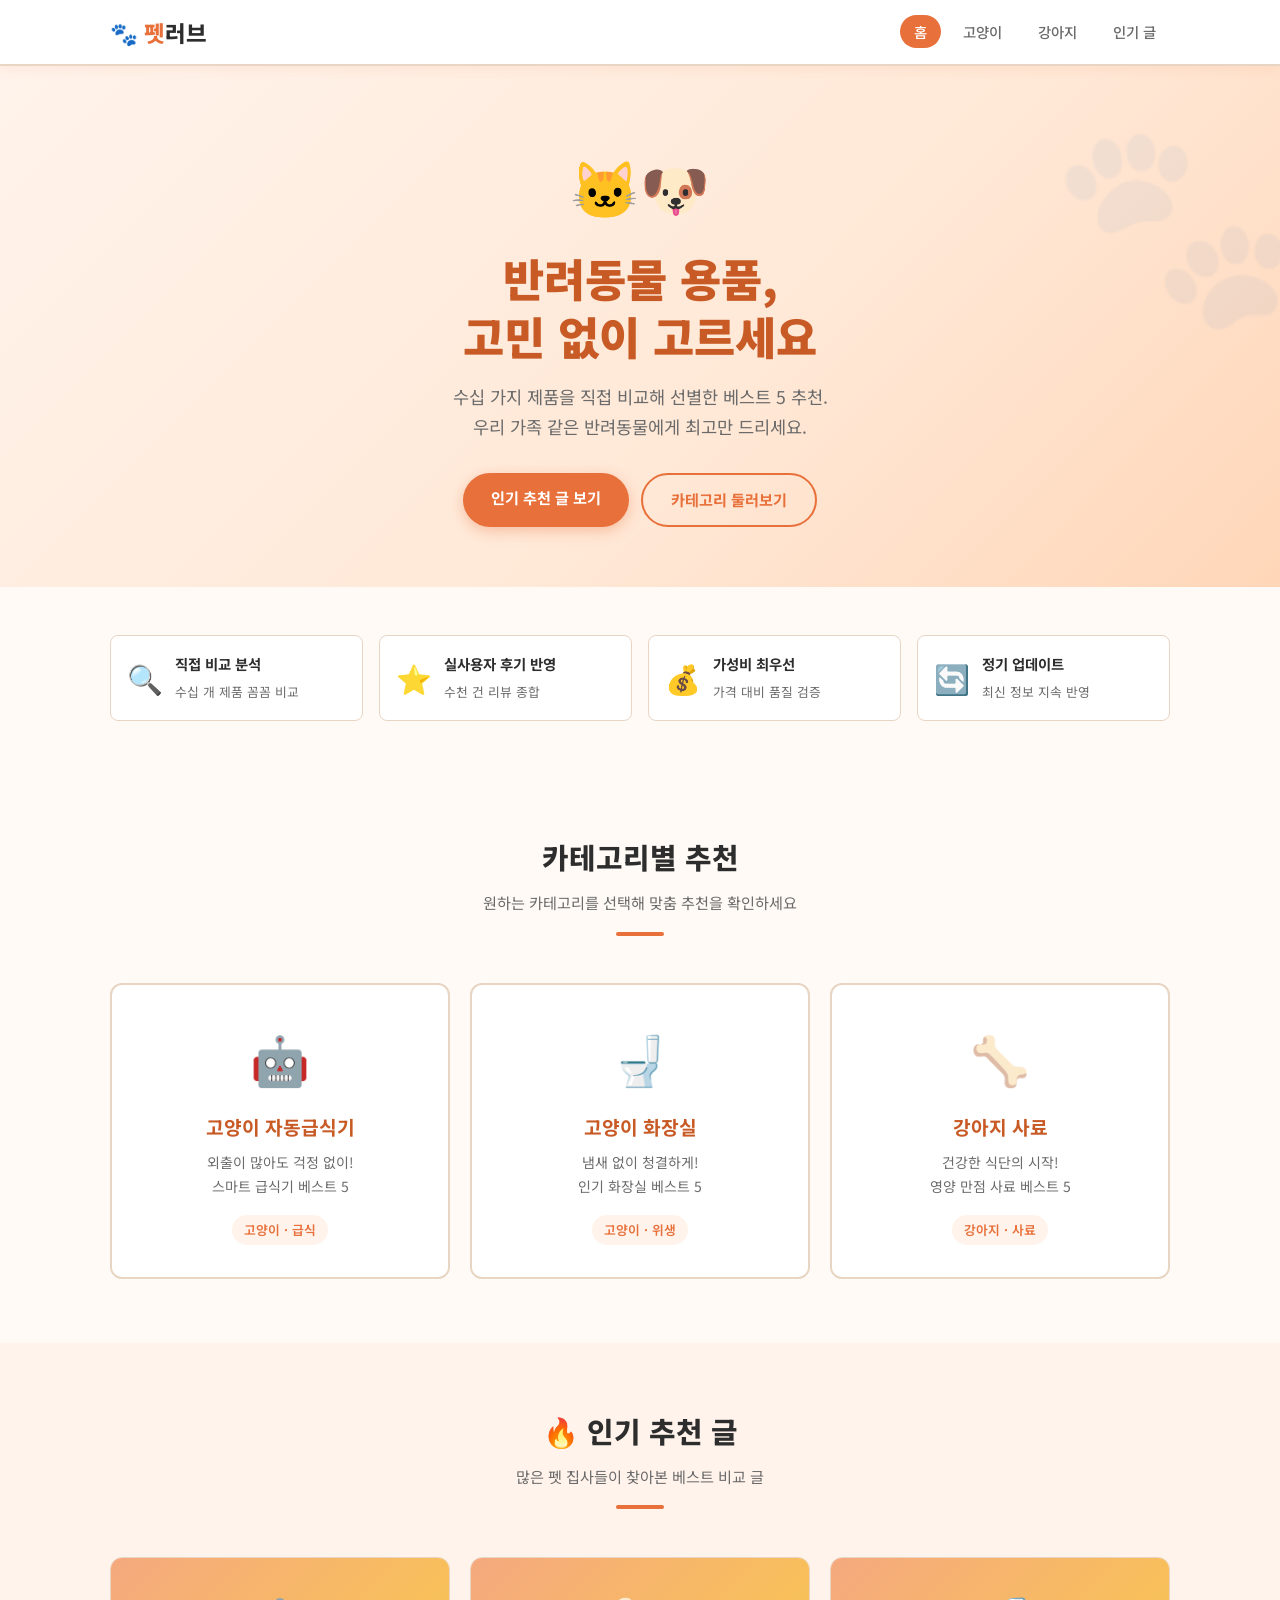
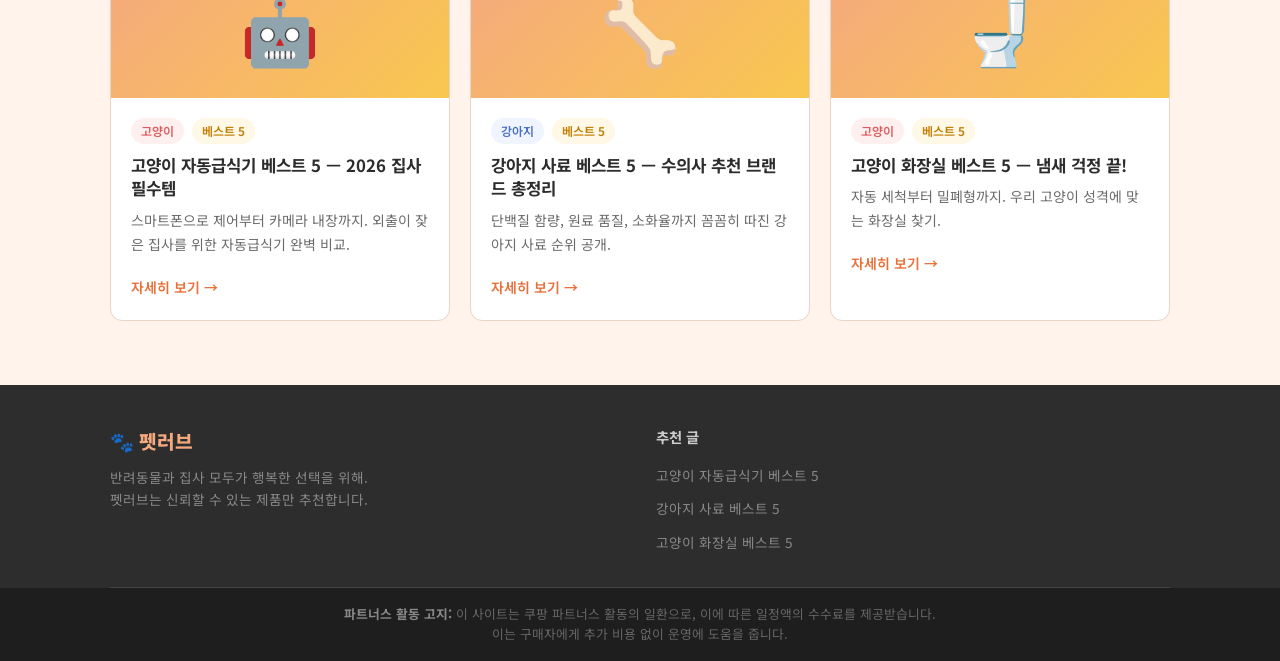
<file: index.html>
<!DOCTYPE html>
<html lang="ko">
<head>
  <meta charset="UTF-8">
  <meta name="viewport" content="width=device-width, initial-scale=1.0">
  <title>펫러브 - 반려동물 용품 추천 전문 블로그</title>
  <meta name="description" content="강아지, 고양이 용품을 직접 써보고 엄선한 베스트 5 추천. 신뢰할 수 있는 반려동물 용품 정보를 제공합니다.">
  <link rel="preconnect" href="https://fonts.googleapis.com">
  <link href="https://fonts.googleapis.com/css2?family=Noto+Sans+KR:wght@400;500;700;900&display=swap" rel="stylesheet">
  <link rel="stylesheet" href="css/style.css">
</head>
<body>

<!-- ===== Header ===== -->
<header>
  <div class="container nav-inner">
    <a href="index.html" class="logo">🐾 펫<span>러브</span></a>
    <button class="hamburger" aria-label="메뉴 열기" aria-expanded="false">
      <span></span><span></span><span></span>
    </button>
    <nav>
      <ul>
        <li><a href="index.html">홈</a></li>
        <li><a href="#cat-section">고양이</a></li>
        <li><a href="#dog-section">강아지</a></li>
        <li><a href="#popular">인기 글</a></li>
      </ul>
    </nav>
  </div>
</header>

<!-- ===== Hero ===== -->
<section class="hero">
  <div class="container">
    <div class="hero-emoji">🐱🐶</div>
    <h1>반려동물 용품,<br>고민 없이 고르세요</h1>
    <p>수십 가지 제품을 직접 비교해 선별한 베스트 5 추천.<br>우리 가족 같은 반려동물에게 최고만 드리세요.</p>
    <div class="hero-btns">
      <a href="#popular" class="btn btn-primary">인기 추천 글 보기</a>
      <a href="#cat-section" class="btn btn-outline">카테고리 둘러보기</a>
    </div>
  </div>
</section>

<!-- ===== Trust Badges ===== -->
<section class="trust">
  <div class="container">
    <div class="trust-grid">
      <div class="trust-item">
        <span class="t-emoji">🔍</span>
        <div>
          <strong>직접 비교 분석</strong>
          <span>수십 개 제품 꼼꼼 비교</span>
        </div>
      </div>
      <div class="trust-item">
        <span class="t-emoji">⭐</span>
        <div>
          <strong>실사용자 후기 반영</strong>
          <span>수천 건 리뷰 종합</span>
        </div>
      </div>
      <div class="trust-item">
        <span class="t-emoji">💰</span>
        <div>
          <strong>가성비 최우선</strong>
          <span>가격 대비 품질 검증</span>
        </div>
      </div>
      <div class="trust-item">
        <span class="t-emoji">🔄</span>
        <div>
          <strong>정기 업데이트</strong>
          <span>최신 정보 지속 반영</span>
        </div>
      </div>
    </div>
  </div>
</section>

<!-- ===== Categories ===== -->
<section class="categories" id="cat-section">
  <div class="container">
    <div class="section-title">
      <h2>카테고리별 추천</h2>
      <p>원하는 카테고리를 선택해 맞춤 추천을 확인하세요</p>
      <div class="underline"></div>
    </div>
    <div class="cat-grid">
      <a href="articles/cat-feeder-best5.html" class="cat-card">
        <div class="emoji">🤖</div>
        <h3>고양이 자동급식기</h3>
        <p>외출이 많아도 걱정 없이!<br>스마트 급식기 베스트 5</p>
        <span class="cat-tag">고양이 · 급식</span>
      </a>
      <a href="articles/cat-toilet-best5.html" class="cat-card">
        <div class="emoji">🚽</div>
        <h3>고양이 화장실</h3>
        <p>냄새 없이 청결하게!<br>인기 화장실 베스트 5</p>
        <span class="cat-tag">고양이 · 위생</span>
      </a>
      <a href="articles/dog-food-best5.html" class="cat-card" id="dog-section">
        <div class="emoji">🦴</div>
        <h3>강아지 사료</h3>
        <p>건강한 식단의 시작!<br>영양 만점 사료 베스트 5</p>
        <span class="cat-tag">강아지 · 사료</span>
      </a>
    </div>
  </div>
</section>

<!-- ===== Popular Articles ===== -->
<section class="popular" id="popular">
  <div class="container">
    <div class="section-title">
      <h2>🔥 인기 추천 글</h2>
      <p>많은 펫 집사들이 찾아본 베스트 비교 글</p>
      <div class="underline"></div>
    </div>
    <div class="article-grid">

      <a href="articles/cat-feeder-best5.html" class="article-card">
        <div class="article-card-thumb">🤖</div>
        <div class="article-card-body">
          <div class="article-card-meta">
            <span class="badge badge-cat">고양이</span>
            <span class="badge badge-best">베스트 5</span>
          </div>
          <h3>고양이 자동급식기 베스트 5 — 2026 집사 필수템</h3>
          <p>스마트폰으로 제어부터 카메라 내장까지. 외출이 잦은 집사를 위한 자동급식기 완벽 비교.</p>
          <span class="read-more">자세히 보기 →</span>
        </div>
      </a>

      <a href="articles/dog-food-best5.html" class="article-card">
        <div class="article-card-thumb">🦴</div>
        <div class="article-card-body">
          <div class="article-card-meta">
            <span class="badge badge-dog">강아지</span>
            <span class="badge badge-best">베스트 5</span>
          </div>
          <h3>강아지 사료 베스트 5 — 수의사 추천 브랜드 총정리</h3>
          <p>단백질 함량, 원료 품질, 소화율까지 꼼꼼히 따진 강아지 사료 순위 공개.</p>
          <span class="read-more">자세히 보기 →</span>
        </div>
      </a>

      <a href="articles/cat-toilet-best5.html" class="article-card">
        <div class="article-card-thumb">🚽</div>
        <div class="article-card-body">
          <div class="article-card-meta">
            <span class="badge badge-cat">고양이</span>
            <span class="badge badge-best">베스트 5</span>
          </div>
          <h3>고양이 화장실 베스트 5 — 냄새 걱정 끝!</h3>
          <p>자동 세척부터 밀폐형까지. 우리 고양이 성격에 맞는 화장실 찾기.</p>
          <span class="read-more">자세히 보기 →</span>
        </div>
      </a>

    </div>
  </div>
</section>

<!-- ===== Footer ===== -->
<footer>
  <div class="container">
    <div class="footer-inner">
      <div class="footer-brand">
        <div class="logo">🐾 펫러브</div>
        <p>반려동물과 집사 모두가 행복한 선택을 위해.<br>펫러브는 신뢰할 수 있는 제품만 추천합니다.</p>
      </div>
      <div class="footer-links">
        <h4>추천 글</h4>
        <ul>
          <li><a href="articles/cat-feeder-best5.html">고양이 자동급식기 베스트 5</a></li>
          <li><a href="articles/dog-food-best5.html">강아지 사료 베스트 5</a></li>
          <li><a href="articles/cat-toilet-best5.html">고양이 화장실 베스트 5</a></li>
        </ul>
      </div>
    </div>
  </div>
  <div class="affiliate-notice">
    <div class="container">
      <strong>파트너스 활동 고지:</strong> 이 사이트는 쿠팡 파트너스 활동의 일환으로, 이에 따른 일정액의 수수료를 제공받습니다.<br>
      이는 구매자에게 추가 비용 없이 운영에 도움을 줍니다.
    </div>
  </div>
</footer>

<script src="js/main.js"></script>
</body>
</html>
</file>
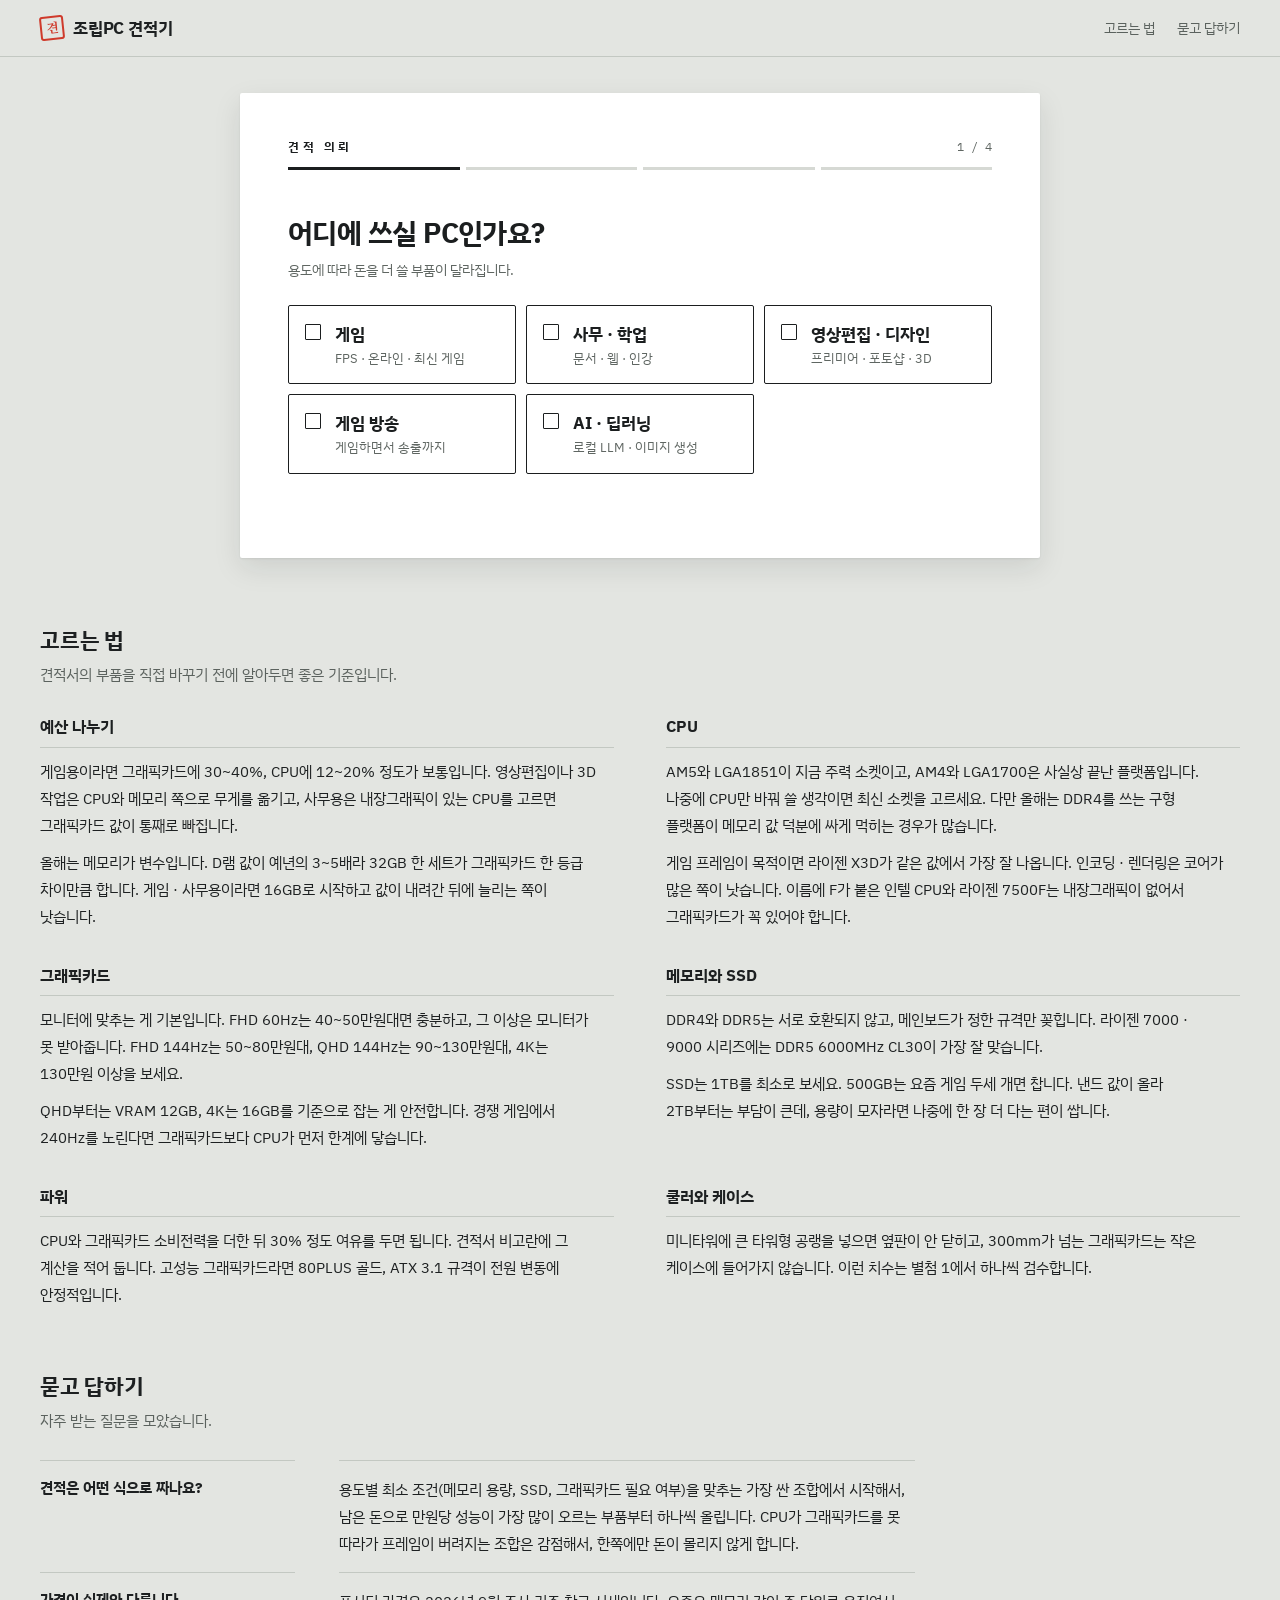
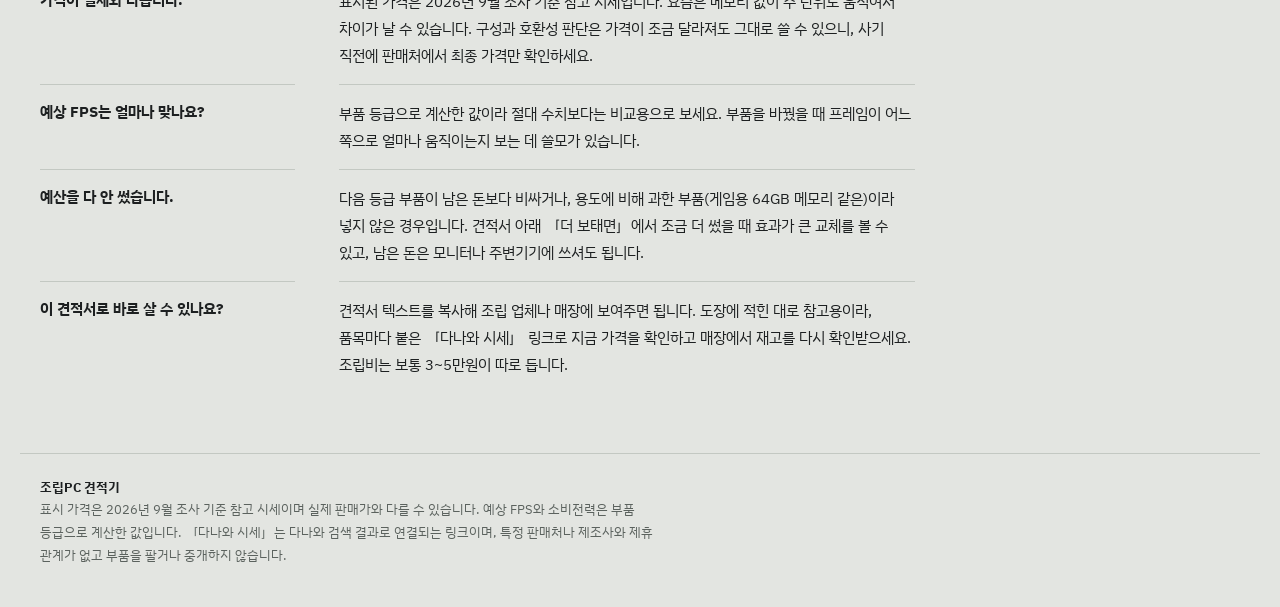
<file: pc/index.html>
<!DOCTYPE html>
<html lang="ko">
<head>
  <meta charset="UTF-8">
  <meta name="viewport" content="width=device-width, initial-scale=1.0">
  <title>조립PC 견적기 - 예산·용도 맞춤 견적 자동 생성</title>
  <meta name="description" content="용도와 예산을 고르면 소켓·전력·크기 호환성을 검수한 조립PC 견적서를 바로 만들어 줍니다. 부품 교체, 예상 FPS, 견적서 복사·인쇄 지원.">
  <link rel="preconnect" href="https://fonts.googleapis.com">
  <link href="https://fonts.googleapis.com/css2?family=IBM+Plex+Mono:wght@400;500;600&family=IBM+Plex+Sans+KR:wght@400;500;600;700&family=Nanum+Myeongjo:wght@700;800&display=swap" rel="stylesheet">
  <link rel="stylesheet" href="css/pc.css">
</head>
<body>

<!-- 도장 가장자리의 인주 번짐 -->
<svg width="0" height="0" style="position:absolute" aria-hidden="true" focusable="false">
  <filter id="ink">
    <feTurbulence type="fractalNoise" baseFrequency="0.85" numOctaves="2" seed="7"/>
    <feDisplacementMap in="SourceGraphic" scale="1.8"/>
  </filter>
</svg>

<header class="topbar">
  <div class="wrap topbar-inner">
    <a href="#top" class="brand"><span class="brand-seal" aria-hidden="true">견</span>조립PC 견적기</a>
    <button type="button" class="menu-btn" aria-expanded="false" aria-controls="site-nav">메뉴</button>
    <nav class="site-nav" id="site-nav" aria-label="바로가기">
      <a href="#quote" class="nav-quote">견적서</a>
      <a href="#annex" class="nav-quote">별첨</a>
      <a href="#guide">고르는 법</a>
      <a href="#faq">묻고 답하기</a>
    </nav>
  </div>
</header>

<main id="top">
  <h1 class="sr-only">조립PC 견적기</h1>

  <!-- ===== 견적 의뢰 : 처음 들어오면 하나씩 묻는다 ===== -->
  <section class="wrap intake" id="intake" aria-labelledby="intake-q" hidden>
    <div class="sheet intake-card">
      <div class="intake-top">
        <span class="intake-label">견적 의뢰</span>
        <span class="intake-count num" id="intake-count"></span>
      </div>
      <ol class="intake-progress" id="intake-progress" aria-hidden="true"></ol>
      <p class="intake-recap" id="intake-recap"></p>

      <h2 class="intake-q" id="intake-q" tabindex="-1"></h2>
      <p class="intake-hint" id="intake-hint"></p>
      <div class="intake-body" id="intake-body"></div>

      <div class="intake-nav">
        <button type="button" class="intake-back" id="intake-back">이전 질문</button>
      </div>
    </div>
  </section>

  <div class="wrap bench" id="bench">

    <!-- ===== 견적 조건 ===== -->
    <aside class="conditions" id="conditions" data-open="false" aria-labelledby="cond-title">
      <div class="cond-head">
        <h2 id="cond-title">견적 조건</h2>
        <p>고르는 대로 견적서가 다시 계산됩니다.</p>
      </div>

      <button type="button" class="cond-toggle" id="cond-toggle" aria-expanded="false" aria-controls="cond-body">
        <span class="cond-summary" id="cond-summary"></span>
        <span class="cond-toggle-label" id="cond-toggle-label">조건 바꾸기</span>
      </button>

      <div class="cond-body" id="cond-body">

      <fieldset class="field">
        <legend>용도</legend>
        <div class="choice-list" id="purpose-opts"></div>
      </fieldset>

      <fieldset class="field">
        <legend>예산 <small>본체만 · 모니터와 주변기기 제외</small></legend>
        <div class="budget-out">
          <strong id="budget-text"><span class="num">200</span>만원</strong>
          <span class="budget-tier" id="budget-tier"></span>
        </div>
        <input type="range" id="budget-range" min="1000000" max="14000000" step="100000" value="2000000"
               aria-label="예산">
        <div class="presets" id="budget-presets"></div>
      </fieldset>

      <fieldset class="field" id="step-res">
        <legend>모니터</legend>
        <div class="choice-list compact" id="res-opts"></div>
      </fieldset>

      <fieldset class="field">
        <legend>CPU 제조사</legend>
        <div class="segmented" id="brand-opts"></div>
      </fieldset>

      <p class="cond-note">직접 바꾼 부품은 조건을 다시 고르면 초기화됩니다.</p>
      </div>
    </aside>

    <!-- ===== 견적서 ===== -->
    <section id="quote" aria-label="견적서">
      <article class="sheet" id="sheet">
        <header class="sheet-head">
          <h2 class="sheet-title">견적서</h2>
          <dl class="sheet-meta">
            <div><dt>견적번호</dt><dd id="quote-no">-</dd></div>
            <div><dt>견적일자</dt><dd id="quote-date">-</dd></div>
          </dl>
        </header>

        <div class="parties">
          <p class="to">
            <span class="blank"></span>귀하
            <span class="to-sub">아래와 같이 견적합니다.</span>
          </p>
          <table class="supplier">
            <caption class="sr-only">공급자</caption>
            <tr>
              <th scope="row">상호</th>
              <td>조립PC 견적기<span class="seal-mark">(인)<span class="stamp" role="img" aria-label="참고견적 도장"><i>참</i><i>고</i><i>견</i><i>적</i></span></span></td>
            </tr>
            <tr><th scope="row">방식</th><td>조건에 맞춘 자동 견적</td></tr>
            <tr><th scope="row">가격 기준</th><td id="price-basis-short">-</td></tr>
          </table>
        </div>

        <p class="amount">
          <span class="amount-label">합계금액</span>
          <strong class="amount-hangul" id="amount-hangul">-</strong>
          <span class="amount-num" id="amount-num"></span>
          <span class="amount-vat">부가세 포함 · 조립비 별도</span>
        </p>

        <table class="items">
          <caption class="sr-only">품목</caption>
          <thead>
            <tr>
              <th class="c-no" scope="col">번호</th>
              <th class="c-cat" scope="col">구분</th>
              <th scope="col">품명 및 규격</th>
              <th class="c-qty" scope="col">수량</th>
              <th class="c-unit" scope="col">단가</th>
              <th class="c-amt" scope="col">금액(원)</th>
              <th class="c-act" scope="col"><span class="sr-only">교체</span></th>
            </tr>
          </thead>
          <tbody id="quote-body"></tbody>
          <tfoot>
            <tr class="sum-sub">
              <th colspan="5" scope="row">공급가액</th>
              <td class="c-amt num" id="quote-supply">-</td>
              <td class="c-act"></td>
            </tr>
            <tr class="sum-sub">
              <th colspan="5" scope="row">부가세</th>
              <td class="c-amt num" id="quote-vat">-</td>
              <td class="c-act"></td>
            </tr>
            <tr class="sum-total">
              <th colspan="5" scope="row">합계</th>
              <td class="c-amt num" id="quote-total">-</td>
              <td class="c-act"></td>
            </tr>
          </tfoot>
        </table>

        <section class="remarks" aria-labelledby="remarks-title">
          <h3 id="remarks-title">비고</h3>
          <ol id="remarks"></ol>
        </section>
      </article>

      <div class="sheet-actions">
        <button type="button" id="copy-btn">견적서 텍스트 복사</button>
        <button type="button" id="share-btn">이 견적 링크 복사</button>
        <button type="button" id="print-btn">인쇄 · PDF</button>
        <button type="button" id="reset-btn">처음부터 다시</button>
      </div>

      <section class="tweaks" id="tweaks" aria-labelledby="tweaks-title">
        <div class="tweaks-head">
          <h2 id="tweaks-title" class="sr-only">더 보태거나 줄이기</h2>
          <div class="tweak-tabs" role="tablist" aria-label="견적 조정">
            <button type="button" role="tab" id="tab-up" aria-selected="true" data-dir="up">더 보태면</button>
            <button type="button" role="tab" id="tab-down" aria-selected="false" data-dir="down">줄이려면</button>
          </div>
          <p class="tweaks-lede" id="tweaks-lede"></p>
        </div>
        <ol class="tweak-list" id="tweak-list" role="tabpanel" aria-labelledby="tab-up"></ol>
      </section>
    </section>
  </div>

  <!-- ===== 별첨 ===== -->
  <div class="wrap annex" id="annex">
    <article class="sheet" aria-labelledby="annex1-title">
      <header class="annex-head">
        <span class="annex-tag">별첨 1</span>
        <h2 id="annex1-title">호환성 검수</h2>
        <p id="checks-sub"></p>
      </header>
      <table class="checks">
        <thead><tr><th scope="col">항목</th><th scope="col">판정</th><th scope="col">내용</th></tr></thead>
        <tbody id="checks"></tbody>
      </table>
    </article>

    <article class="sheet" aria-labelledby="annex2-title">
      <header class="annex-head">
        <span class="annex-tag">별첨 2</span>
        <h2 id="annex2-title">예상 성능</h2>
        <p id="perf-sub"></p>
      </header>
      <p class="analysis" id="analysis"></p>
      <table class="fps">
        <thead>
          <tr>
            <th scope="col">게임</th>
            <th scope="col">설정</th>
            <th class="c-amt" scope="col">FPS</th>
            <th class="c-bar" scope="col"><span class="sr-only">비교 막대</span></th>
            <th scope="col">한계</th>
          </tr>
        </thead>
        <tbody id="fps"></tbody>
      </table>
      <p class="footnote">부품 등급으로 계산한 추정치입니다. 그래픽 옵션, 게임 패치, DLSS · FSR 사용 여부에 따라 실제 프레임은 꽤 달라집니다. 막대는 240fps를 끝으로 잡았습니다.</p>
    </article>
  </div>

  <!-- ===== 고르는 법 ===== -->
  <section class="wrap reading" id="guide" aria-labelledby="guide-title">
    <h2 id="guide-title">고르는 법</h2>
    <p class="reading-lede">견적서의 부품을 직접 바꾸기 전에 알아두면 좋은 기준입니다.</p>

    <div class="guide-grid">
      <article>
        <h3>예산 나누기</h3>
        <p>게임용이라면 그래픽카드에 30~40%, CPU에 12~20% 정도가 보통입니다. 영상편집이나 3D 작업은 CPU와 메모리 쪽으로 무게를 옮기고, 사무용은 내장그래픽이 있는 CPU를 고르면 그래픽카드 값이 통째로 빠집니다.</p>
        <p>올해는 메모리가 변수입니다. D램 값이 예년의 3~5배라 32GB 한 세트가 그래픽카드 한 등급 차이만큼 합니다. 게임 · 사무용이라면 16GB로 시작하고 값이 내려간 뒤에 늘리는 쪽이 낫습니다.</p>
      </article>

      <article>
        <h3>CPU</h3>
        <p>AM5와 LGA1851이 지금 주력 소켓이고, AM4와 LGA1700은 사실상 끝난 플랫폼입니다. 나중에 CPU만 바꿔 쓸 생각이면 최신 소켓을 고르세요. 다만 올해는 DDR4를 쓰는 구형 플랫폼이 메모리 값 덕분에 싸게 먹히는 경우가 많습니다.</p>
        <p>게임 프레임이 목적이면 라이젠 X3D가 같은 값에서 가장 잘 나옵니다. 인코딩 · 렌더링은 코어가 많은 쪽이 낫습니다. 이름에 F가 붙은 인텔 CPU와 라이젠 7500F는 내장그래픽이 없어서 그래픽카드가 꼭 있어야 합니다.</p>
      </article>

      <article>
        <h3>그래픽카드</h3>
        <p>모니터에 맞추는 게 기본입니다. FHD 60Hz는 40~50만원대면 충분하고, 그 이상은 모니터가 못 받아줍니다. FHD 144Hz는 50~80만원대, QHD 144Hz는 90~130만원대, 4K는 130만원 이상을 보세요.</p>
        <p>QHD부터는 VRAM 12GB, 4K는 16GB를 기준으로 잡는 게 안전합니다. 경쟁 게임에서 240Hz를 노린다면 그래픽카드보다 CPU가 먼저 한계에 닿습니다.</p>
      </article>

      <article>
        <h3>메모리와 SSD</h3>
        <p>DDR4와 DDR5는 서로 호환되지 않고, 메인보드가 정한 규격만 꽂힙니다. 라이젠 7000 · 9000 시리즈에는 DDR5 6000MHz CL30이 가장 잘 맞습니다.</p>
        <p>SSD는 1TB를 최소로 보세요. 500GB는 요즘 게임 두세 개면 찹니다. 낸드 값이 올라 2TB부터는 부담이 큰데, 용량이 모자라면 나중에 한 장 더 다는 편이 쌉니다.</p>
      </article>

      <article>
        <h3>파워</h3>
        <p>CPU와 그래픽카드 소비전력을 더한 뒤 30% 정도 여유를 두면 됩니다. 견적서 비고란에 그 계산을 적어 둡니다. 고성능 그래픽카드라면 80PLUS 골드, ATX 3.1 규격이 전원 변동에 안정적입니다.</p>
      </article>

      <article>
        <h3>쿨러와 케이스</h3>
        <p>미니타워에 큰 타워형 공랭을 넣으면 옆판이 안 닫히고, 300mm가 넘는 그래픽카드는 작은 케이스에 들어가지 않습니다. 이런 치수는 별첨 1에서 하나씩 검수합니다.</p>
      </article>
    </div>
  </section>

  <!-- ===== 묻고 답하기 ===== -->
  <section class="wrap reading" id="faq" aria-labelledby="faq-title">
    <h2 id="faq-title">묻고 답하기</h2>
    <p class="reading-lede">자주 받는 질문을 모았습니다.</p>

    <dl class="qa">
      <dt>견적은 어떤 식으로 짜나요?</dt>
      <dd>용도별 최소 조건(메모리 용량, SSD, 그래픽카드 필요 여부)을 맞추는 가장 싼 조합에서 시작해서, 남은 돈으로 만원당 성능이 가장 많이 오르는 부품부터 하나씩 올립니다. CPU가 그래픽카드를 못 따라가 프레임이 버려지는 조합은 감점해서, 한쪽에만 돈이 몰리지 않게 합니다.</dd>

      <dt>가격이 실제와 다릅니다.</dt>
      <dd>표시된 가격은 <span id="faq-price-date">-</span>입니다. 요즘은 메모리 값이 주 단위로 움직여서 차이가 날 수 있습니다. 구성과 호환성 판단은 가격이 조금 달라져도 그대로 쓸 수 있으니, 사기 직전에 판매처에서 최종 가격만 확인하세요.</dd>

      <dt>예상 FPS는 얼마나 맞나요?</dt>
      <dd>부품 등급으로 계산한 값이라 절대 수치보다는 비교용으로 보세요. 부품을 바꿨을 때 프레임이 어느 쪽으로 얼마나 움직이는지 보는 데 쓸모가 있습니다.</dd>

      <dt>예산을 다 안 썼습니다.</dt>
      <dd>다음 등급 부품이 남은 돈보다 비싸거나, 용도에 비해 과한 부품(게임용 64GB 메모리 같은)이라 넣지 않은 경우입니다. 견적서 아래 「더 보태면」에서 조금 더 썼을 때 효과가 큰 교체를 볼 수 있고, 남은 돈은 모니터나 주변기기에 쓰셔도 됩니다.</dd>

      <dt>이 견적서로 바로 살 수 있나요?</dt>
      <dd>견적서 텍스트를 복사해 조립 업체나 매장에 보여주면 됩니다. 도장에 적힌 대로 참고용이라, 품목마다 붙은 「다나와 시세」 링크로 지금 가격을 확인하고 매장에서 재고를 다시 확인받으세요. 조립비는 보통 3~5만원이 따로 듭니다.</dd>
    </dl>
  </section>
</main>

<footer class="wrap site-foot">
  <p><strong>조립PC 견적기</strong></p>
  <p>표시 가격은 <span id="price-date-note">-</span>이며 실제 판매가와 다를 수 있습니다. 예상 FPS와 소비전력은 부품 등급으로 계산한 값입니다.
     「다나와 시세」는 다나와 검색 결과로 연결되는 링크이며, 특정 판매처나 제조사와 제휴 관계가 없고 부품을 팔거나 중개하지 않습니다.</p>
</footer>

<!-- ===== 부품 교체 ===== -->
<dialog id="swap-dialog" aria-labelledby="dlg-title">
  <div class="dlg-head">
    <div>
      <h3 id="dlg-title">부품 교체</h3>
      <p id="dlg-desc"></p>
    </div>
    <button type="button" class="dlg-close" id="dlg-close">닫기</button>
  </div>
  <div class="dlg-body" id="dlg-body"></div>
</dialog>

<div id="toast" role="status" aria-live="polite"></div>

<script src="js/prices.js"></script>
<script src="js/parts-data.js"></script>
<script src="js/engine.js"></script>
<script src="js/app.js"></script>
</body>
</html>
</file>
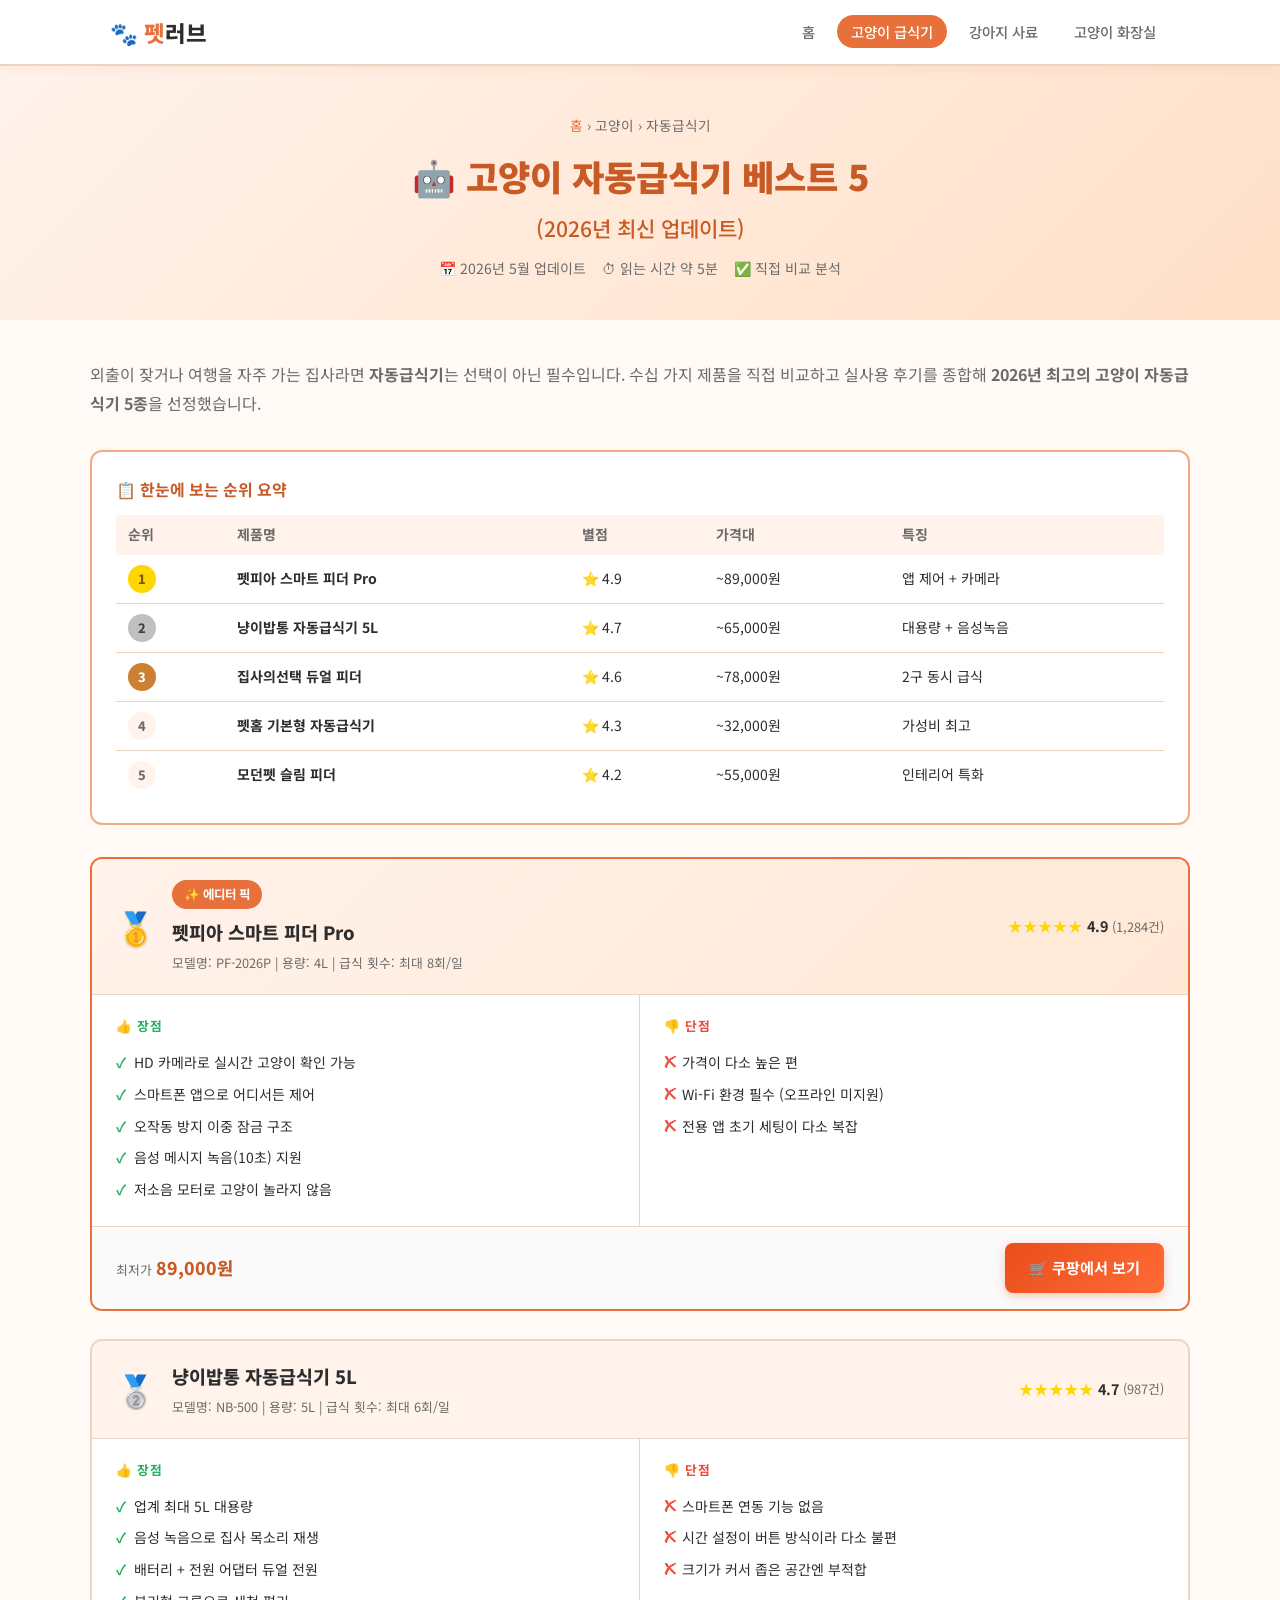
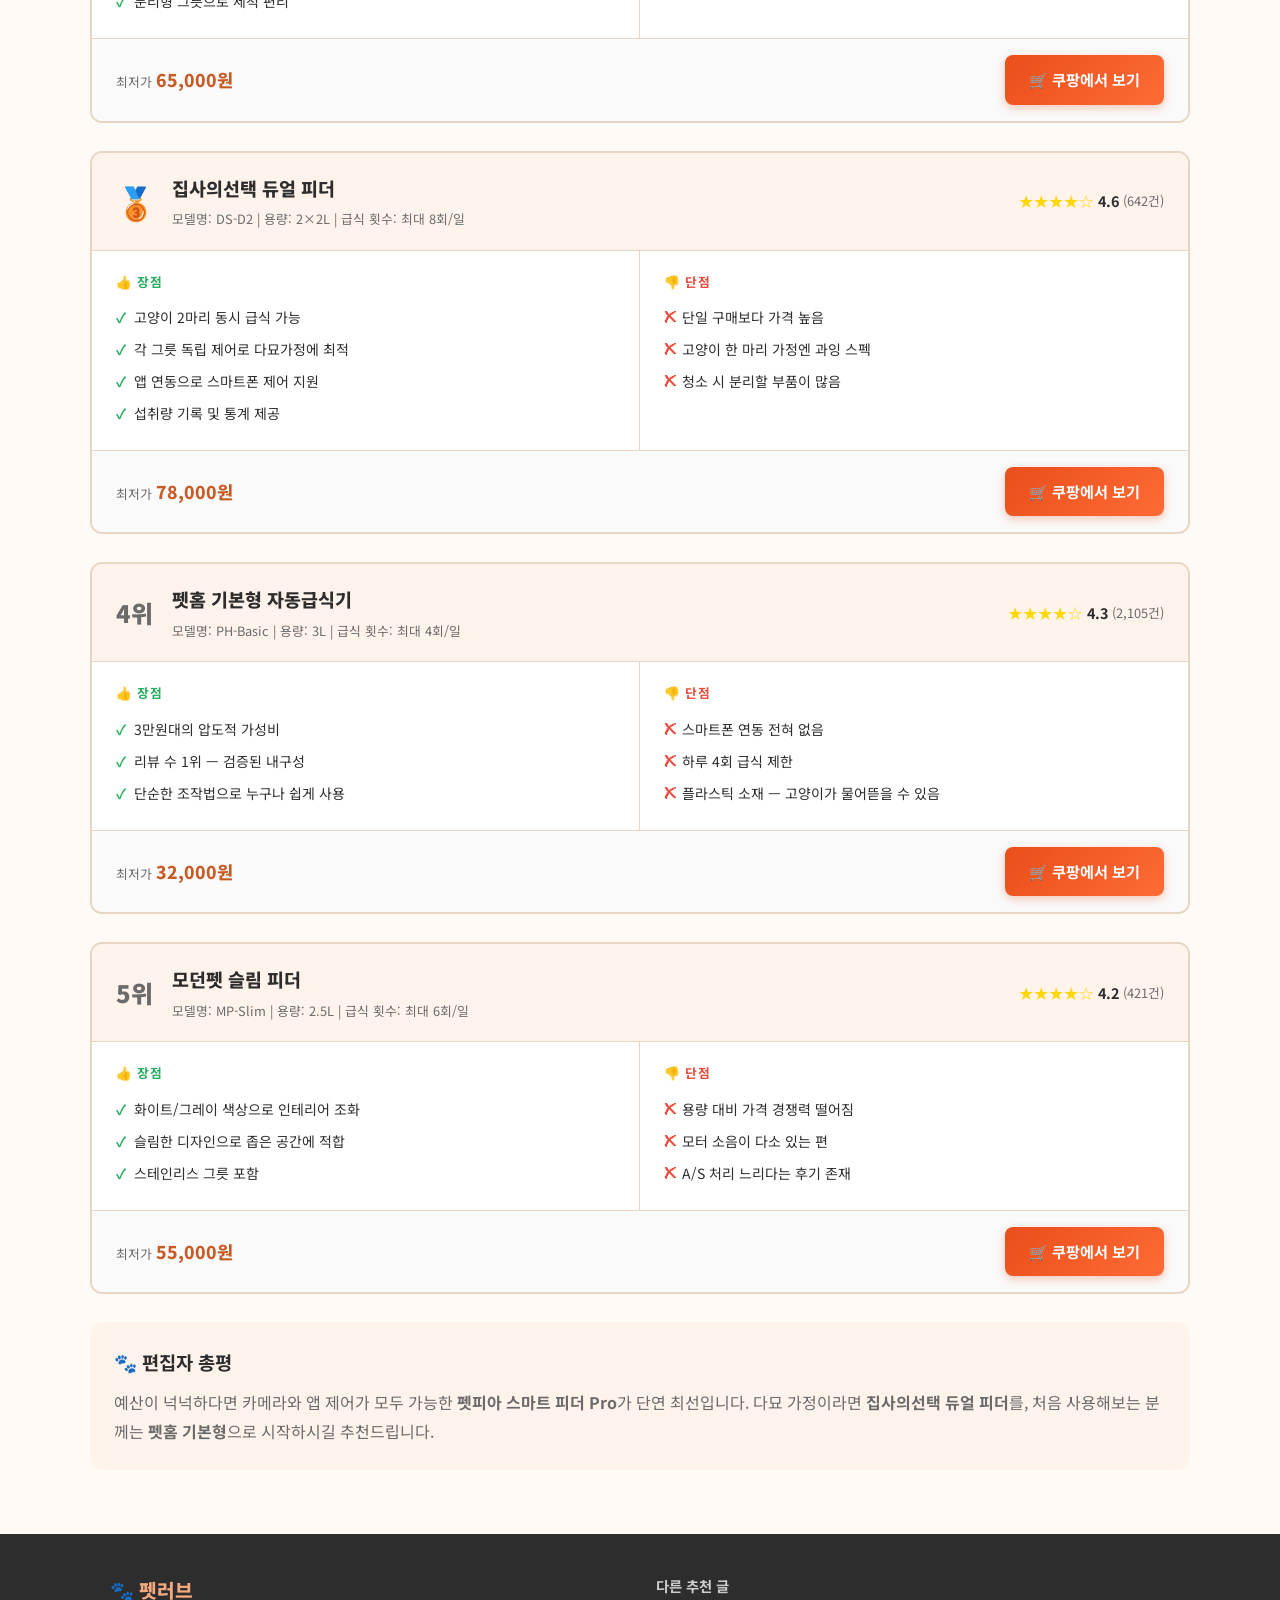
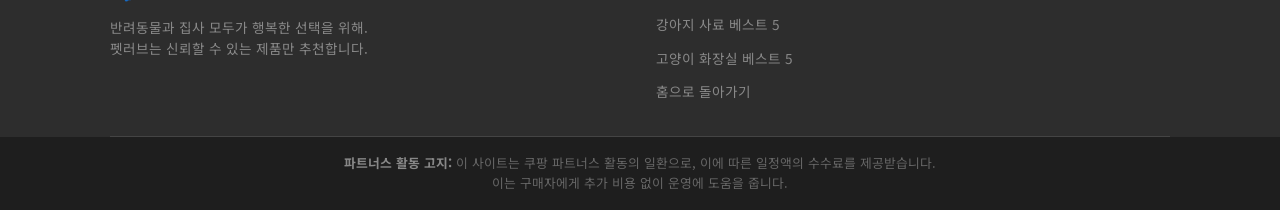
<file: articles/cat-feeder-best5.html>
<!DOCTYPE html>
<html lang="ko">
<head>
  <meta charset="UTF-8">
  <meta name="viewport" content="width=device-width, initial-scale=1.0">
  <title>고양이 자동급식기 베스트 5 (2026) — 펫러브</title>
  <meta name="description" content="외출이 잦은 집사를 위한 고양이 자동급식기 베스트 5 비교. 스마트폰 제어, 카메라 내장, 대용량까지 꼼꼼히 분석했습니다.">
  <link rel="preconnect" href="https://fonts.googleapis.com">
  <link href="https://fonts.googleapis.com/css2?family=Noto+Sans+KR:wght@400;500;700;900&display=swap" rel="stylesheet">
  <link rel="stylesheet" href="../css/style.css">
</head>
<body>

<!-- ===== Header ===== -->
<header>
  <div class="container nav-inner">
    <a href="../index.html" class="logo">🐾 펫<span>러브</span></a>
    <button class="hamburger" aria-label="메뉴 열기" aria-expanded="false">
      <span></span><span></span><span></span>
    </button>
    <nav>
      <ul>
        <li><a href="../index.html">홈</a></li>
        <li><a href="cat-feeder-best5.html" class="active">고양이 급식기</a></li>
        <li><a href="dog-food-best5.html">강아지 사료</a></li>
        <li><a href="cat-toilet-best5.html">고양이 화장실</a></li>
      </ul>
    </nav>
  </div>
</header>

<!-- ===== Article Hero ===== -->
<section class="article-hero">
  <div class="container">
    <p class="breadcrumb"><a href="../index.html">홈</a> &rsaquo; 고양이 &rsaquo; 자동급식기</p>
    <h1>🤖 고양이 자동급식기 베스트 5<br><small style="font-size:0.6em; font-weight:500;">(2026년 최신 업데이트)</small></h1>
    <div class="meta">
      <span>📅 2026년 5월 업데이트</span>
      <span>⏱ 읽는 시간 약 5분</span>
      <span>✅ 직접 비교 분석</span>
    </div>
  </div>
</section>

<!-- ===== Article Content ===== -->
<div class="container article-content">

  <p style="color:var(--text-muted); margin-bottom: 24px; line-height:1.8;">
    외출이 잦거나 여행을 자주 가는 집사라면 <strong>자동급식기</strong>는 선택이 아닌 필수입니다.
    수십 가지 제품을 직접 비교하고 실사용 후기를 종합해 <strong>2026년 최고의 고양이 자동급식기 5종</strong>을 선정했습니다.
  </p>

  <!-- Summary Table -->
  <div class="summary-box">
    <h2>📋 한눈에 보는 순위 요약</h2>
    <div style="overflow-x: auto;">
      <table class="summary-table">
        <thead>
          <tr>
            <th>순위</th>
            <th>제품명</th>
            <th>별점</th>
            <th>가격대</th>
            <th>특징</th>
          </tr>
        </thead>
        <tbody>
          <tr>
            <td><span class="rank-badge rank-1">1</span></td>
            <td><strong>펫피아 스마트 피더 Pro</strong></td>
            <td>⭐ 4.9</td>
            <td>~89,000원</td>
            <td>앱 제어 + 카메라</td>
          </tr>
          <tr>
            <td><span class="rank-badge rank-2">2</span></td>
            <td><strong>냥이밥통 자동급식기 5L</strong></td>
            <td>⭐ 4.7</td>
            <td>~65,000원</td>
            <td>대용량 + 음성녹음</td>
          </tr>
          <tr>
            <td><span class="rank-badge rank-3">3</span></td>
            <td><strong>집사의선택 듀얼 피더</strong></td>
            <td>⭐ 4.6</td>
            <td>~78,000원</td>
            <td>2구 동시 급식</td>
          </tr>
          <tr>
            <td><span class="rank-badge rank-4">4</span></td>
            <td><strong>펫홈 기본형 자동급식기</strong></td>
            <td>⭐ 4.3</td>
            <td>~32,000원</td>
            <td>가성비 최고</td>
          </tr>
          <tr>
            <td><span class="rank-badge rank-5">5</span></td>
            <td><strong>모던펫 슬림 피더</strong></td>
            <td>⭐ 4.2</td>
            <td>~55,000원</td>
            <td>인테리어 특화</td>
          </tr>
        </tbody>
      </table>
    </div>
  </div>

  <!-- Product 1 -->
  <div class="product-card rank-top">
    <div class="product-header">
      <div class="product-rank-num">🥇</div>
      <div class="product-header-info">
        <div class="best-pick-label">✨ 에디터 픽</div>
        <h3>펫피아 스마트 피더 Pro</h3>
        <p class="product-sub">모델명: PF-2026P | 용량: 4L | 급식 횟수: 최대 8회/일</p>
      </div>
      <div class="stars">
        <span class="star-icons">★★★★★</span>
        <span class="star-score">4.9</span>
        <span class="star-count">(1,284건)</span>
      </div>
    </div>
    <div class="product-body">
      <div class="product-pros">
        <div class="pros-title">👍 장점</div>
        <ul class="pros-list">
          <li>HD 카메라로 실시간 고양이 확인 가능</li>
          <li>스마트폰 앱으로 어디서든 제어</li>
          <li>오작동 방지 이중 잠금 구조</li>
          <li>음성 메시지 녹음(10초) 지원</li>
          <li>저소음 모터로 고양이 놀라지 않음</li>
        </ul>
      </div>
      <div class="product-cons">
        <div class="cons-title">👎 단점</div>
        <ul class="cons-list">
          <li>가격이 다소 높은 편</li>
          <li>Wi-Fi 환경 필수 (오프라인 미지원)</li>
          <li>전용 앱 초기 세팅이 다소 복잡</li>
        </ul>
      </div>
    </div>
    <div class="product-footer">
      <div class="product-price"><span>최저가</span>89,000원</div>
      <a href="#" class="btn-coupang">🛒 쿠팡에서 보기</a>
    </div>
  </div>

  <!-- Product 2 -->
  <div class="product-card">
    <div class="product-header">
      <div class="product-rank-num">🥈</div>
      <div class="product-header-info">
        <h3>냥이밥통 자동급식기 5L</h3>
        <p class="product-sub">모델명: NB-500 | 용량: 5L | 급식 횟수: 최대 6회/일</p>
      </div>
      <div class="stars">
        <span class="star-icons">★★★★★</span>
        <span class="star-score">4.7</span>
        <span class="star-count">(987건)</span>
      </div>
    </div>
    <div class="product-body">
      <div class="product-pros">
        <div class="pros-title">👍 장점</div>
        <ul class="pros-list">
          <li>업계 최대 5L 대용량</li>
          <li>음성 녹음으로 집사 목소리 재생</li>
          <li>배터리 + 전원 어댑터 듀얼 전원</li>
          <li>분리형 그릇으로 세척 편리</li>
        </ul>
      </div>
      <div class="product-cons">
        <div class="cons-title">👎 단점</div>
        <ul class="cons-list">
          <li>스마트폰 연동 기능 없음</li>
          <li>시간 설정이 버튼 방식이라 다소 불편</li>
          <li>크기가 커서 좁은 공간엔 부적합</li>
        </ul>
      </div>
    </div>
    <div class="product-footer">
      <div class="product-price"><span>최저가</span>65,000원</div>
      <a href="#" class="btn-coupang">🛒 쿠팡에서 보기</a>
    </div>
  </div>

  <!-- Product 3 -->
  <div class="product-card">
    <div class="product-header">
      <div class="product-rank-num">🥉</div>
      <div class="product-header-info">
        <h3>집사의선택 듀얼 피더</h3>
        <p class="product-sub">모델명: DS-D2 | 용량: 2×2L | 급식 횟수: 최대 8회/일</p>
      </div>
      <div class="stars">
        <span class="star-icons">★★★★☆</span>
        <span class="star-score">4.6</span>
        <span class="star-count">(642건)</span>
      </div>
    </div>
    <div class="product-body">
      <div class="product-pros">
        <div class="pros-title">👍 장점</div>
        <ul class="pros-list">
          <li>고양이 2마리 동시 급식 가능</li>
          <li>각 그릇 독립 제어로 다묘가정에 최적</li>
          <li>앱 연동으로 스마트폰 제어 지원</li>
          <li>섭취량 기록 및 통계 제공</li>
        </ul>
      </div>
      <div class="product-cons">
        <div class="cons-title">👎 단점</div>
        <ul class="cons-list">
          <li>단일 구매보다 가격 높음</li>
          <li>고양이 한 마리 가정엔 과잉 스펙</li>
          <li>청소 시 분리할 부품이 많음</li>
        </ul>
      </div>
    </div>
    <div class="product-footer">
      <div class="product-price"><span>최저가</span>78,000원</div>
      <a href="#" class="btn-coupang">🛒 쿠팡에서 보기</a>
    </div>
  </div>

  <!-- Product 4 -->
  <div class="product-card">
    <div class="product-header">
      <div class="product-rank-num" style="font-size:1.5rem; color:var(--text-muted);">4위</div>
      <div class="product-header-info">
        <h3>펫홈 기본형 자동급식기</h3>
        <p class="product-sub">모델명: PH-Basic | 용량: 3L | 급식 횟수: 최대 4회/일</p>
      </div>
      <div class="stars">
        <span class="star-icons">★★★★☆</span>
        <span class="star-score">4.3</span>
        <span class="star-count">(2,105건)</span>
      </div>
    </div>
    <div class="product-body">
      <div class="product-pros">
        <div class="pros-title">👍 장점</div>
        <ul class="pros-list">
          <li>3만원대의 압도적 가성비</li>
          <li>리뷰 수 1위 — 검증된 내구성</li>
          <li>단순한 조작법으로 누구나 쉽게 사용</li>
        </ul>
      </div>
      <div class="product-cons">
        <div class="cons-title">👎 단점</div>
        <ul class="cons-list">
          <li>스마트폰 연동 전혀 없음</li>
          <li>하루 4회 급식 제한</li>
          <li>플라스틱 소재 — 고양이가 물어뜯을 수 있음</li>
        </ul>
      </div>
    </div>
    <div class="product-footer">
      <div class="product-price"><span>최저가</span>32,000원</div>
      <a href="#" class="btn-coupang">🛒 쿠팡에서 보기</a>
    </div>
  </div>

  <!-- Product 5 -->
  <div class="product-card">
    <div class="product-header">
      <div class="product-rank-num" style="font-size:1.5rem; color:var(--text-muted);">5위</div>
      <div class="product-header-info">
        <h3>모던펫 슬림 피더</h3>
        <p class="product-sub">모델명: MP-Slim | 용량: 2.5L | 급식 횟수: 최대 6회/일</p>
      </div>
      <div class="stars">
        <span class="star-icons">★★★★☆</span>
        <span class="star-score">4.2</span>
        <span class="star-count">(421건)</span>
      </div>
    </div>
    <div class="product-body">
      <div class="product-pros">
        <div class="pros-title">👍 장점</div>
        <ul class="pros-list">
          <li>화이트/그레이 색상으로 인테리어 조화</li>
          <li>슬림한 디자인으로 좁은 공간에 적합</li>
          <li>스테인리스 그릇 포함</li>
        </ul>
      </div>
      <div class="product-cons">
        <div class="cons-title">👎 단점</div>
        <ul class="cons-list">
          <li>용량 대비 가격 경쟁력 떨어짐</li>
          <li>모터 소음이 다소 있는 편</li>
          <li>A/S 처리 느리다는 후기 존재</li>
        </ul>
      </div>
    </div>
    <div class="product-footer">
      <div class="product-price"><span>최저가</span>55,000원</div>
      <a href="#" class="btn-coupang">🛒 쿠팡에서 보기</a>
    </div>
  </div>

  <!-- Closing Note -->
  <div style="background:var(--bg-section); border-radius:var(--radius); padding:24px; margin-top:16px;">
    <h3 style="margin-bottom:10px;">🐾 편집자 총평</h3>
    <p style="color:var(--text-muted); line-height:1.8;">
      예산이 넉넉하다면 카메라와 앱 제어가 모두 가능한 <strong>펫피아 스마트 피더 Pro</strong>가 단연 최선입니다.
      다묘 가정이라면 <strong>집사의선택 듀얼 피더</strong>를, 처음 사용해보는 분께는
      <strong>펫홈 기본형</strong>으로 시작하시길 추천드립니다.
    </p>
  </div>

</div>

<!-- ===== Footer ===== -->
<footer>
  <div class="container">
    <div class="footer-inner">
      <div class="footer-brand">
        <div class="logo">🐾 펫러브</div>
        <p>반려동물과 집사 모두가 행복한 선택을 위해.<br>펫러브는 신뢰할 수 있는 제품만 추천합니다.</p>
      </div>
      <div class="footer-links">
        <h4>다른 추천 글</h4>
        <ul>
          <li><a href="dog-food-best5.html">강아지 사료 베스트 5</a></li>
          <li><a href="cat-toilet-best5.html">고양이 화장실 베스트 5</a></li>
          <li><a href="../index.html">홈으로 돌아가기</a></li>
        </ul>
      </div>
    </div>
  </div>
  <div class="affiliate-notice">
    <div class="container">
      <strong>파트너스 활동 고지:</strong> 이 사이트는 쿠팡 파트너스 활동의 일환으로, 이에 따른 일정액의 수수료를 제공받습니다.<br>
      이는 구매자에게 추가 비용 없이 운영에 도움을 줍니다.
    </div>
  </div>
</footer>

<script src="../js/main.js"></script>
</body>
</html>
</file>
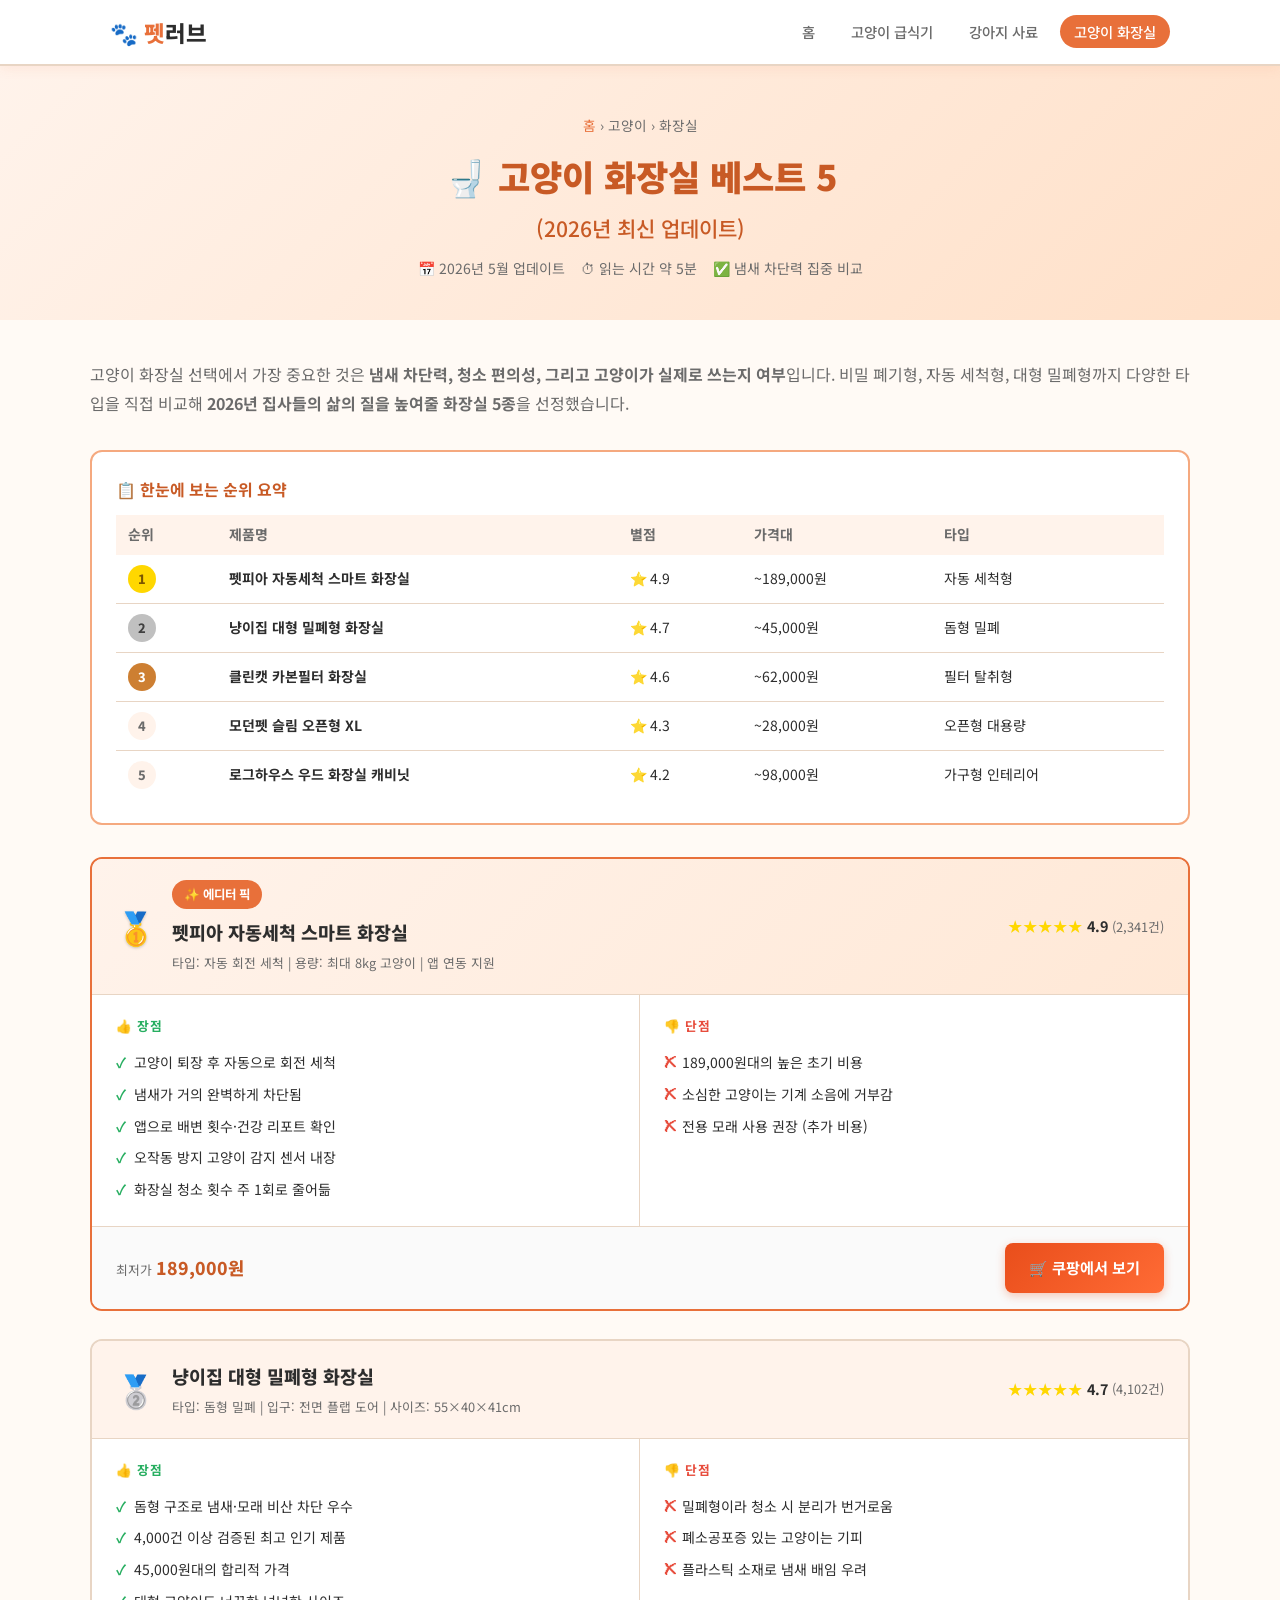
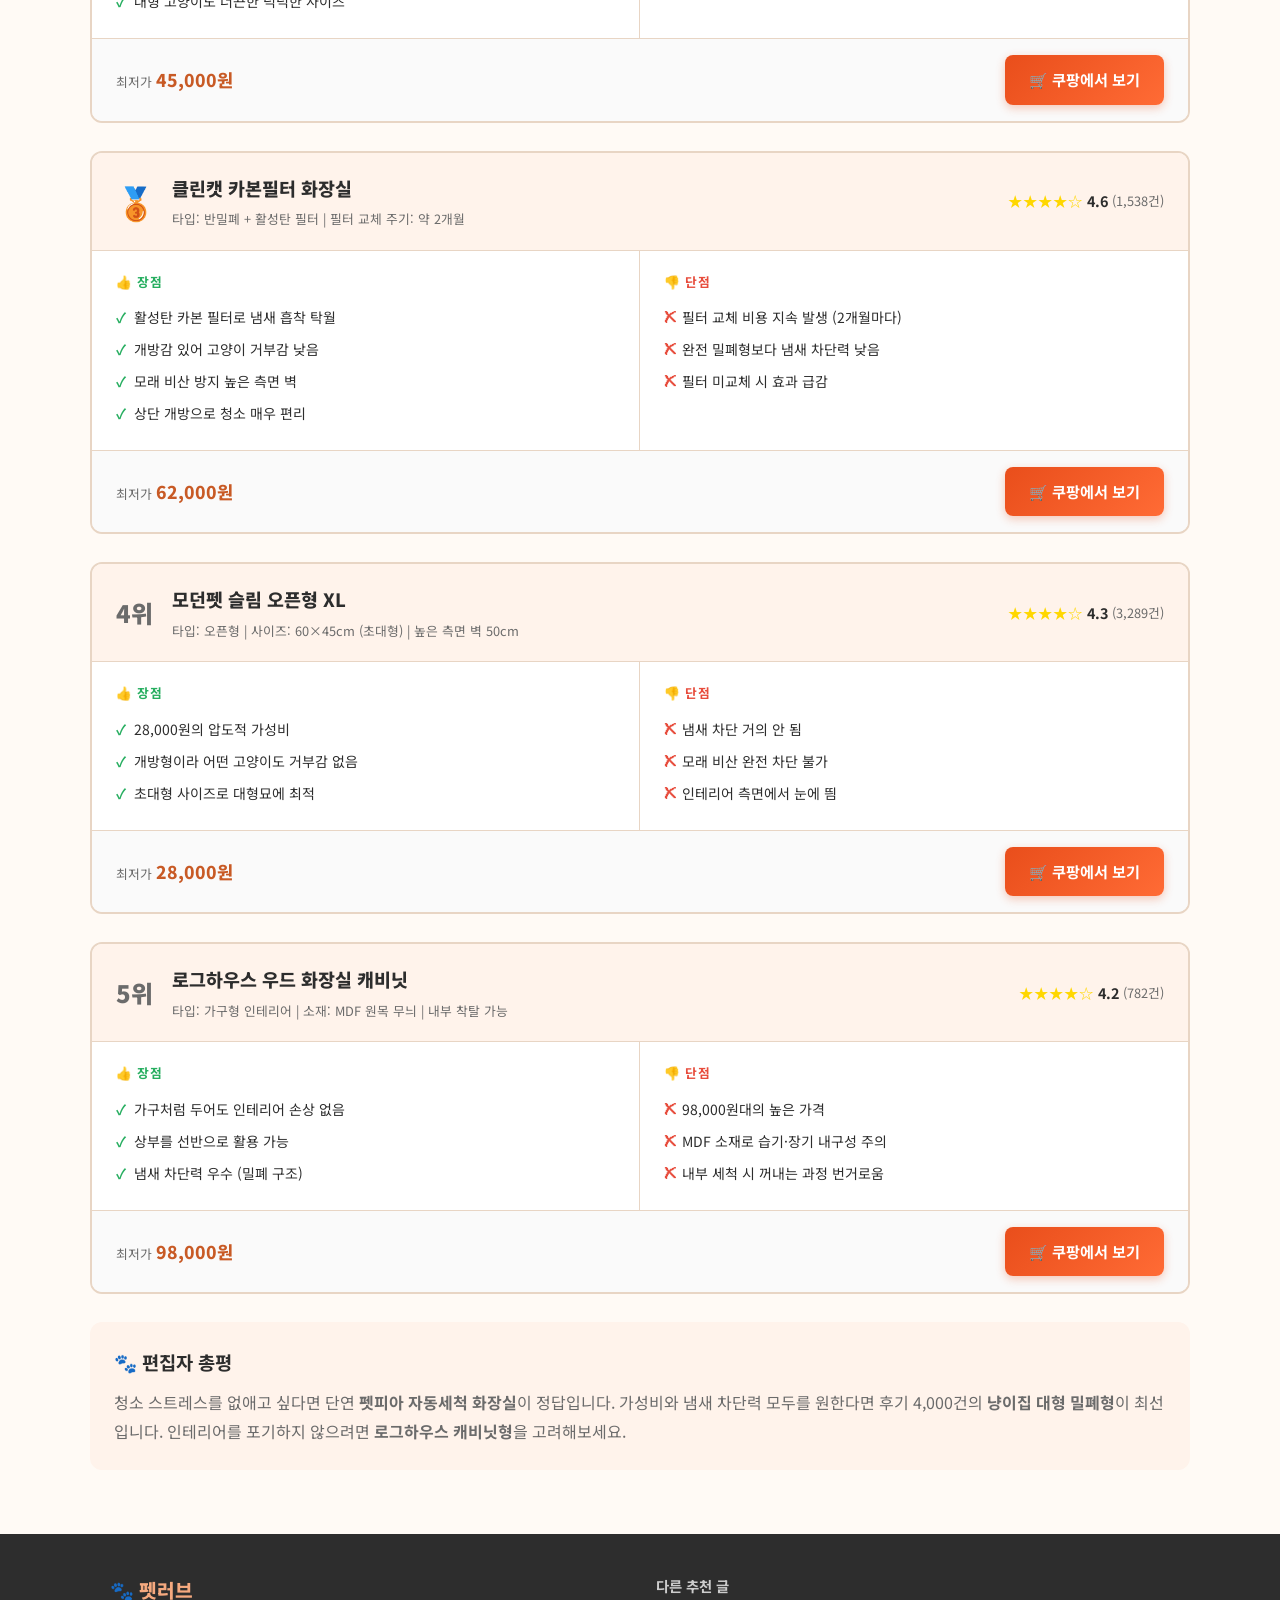
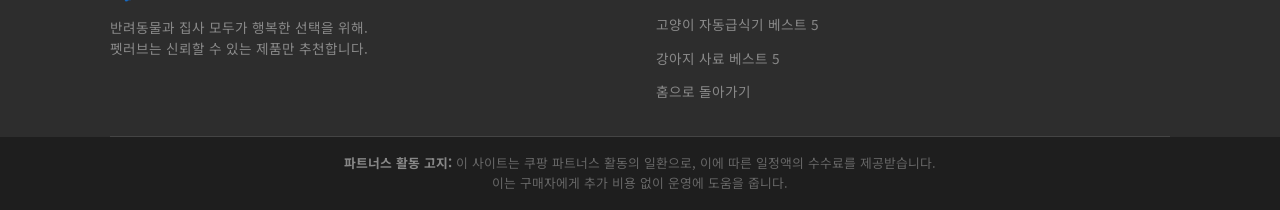
<file: articles/cat-toilet-best5.html>
<!DOCTYPE html>
<html lang="ko">
<head>
  <meta charset="UTF-8">
  <meta name="viewport" content="width=device-width, initial-scale=1.0">
  <title>고양이 화장실 베스트 5 (2026) — 펫러브</title>
  <meta name="description" content="냄새 걱정 없는 고양이 화장실 베스트 5. 자동 세척형부터 밀폐형까지, 우리 고양이 성격에 딱 맞는 화장실을 골라드립니다.">
  <link rel="preconnect" href="https://fonts.googleapis.com">
  <link href="https://fonts.googleapis.com/css2?family=Noto+Sans+KR:wght@400;500;700;900&display=swap" rel="stylesheet">
  <link rel="stylesheet" href="../css/style.css">
</head>
<body>

<!-- ===== Header ===== -->
<header>
  <div class="container nav-inner">
    <a href="../index.html" class="logo">🐾 펫<span>러브</span></a>
    <button class="hamburger" aria-label="메뉴 열기" aria-expanded="false">
      <span></span><span></span><span></span>
    </button>
    <nav>
      <ul>
        <li><a href="../index.html">홈</a></li>
        <li><a href="cat-feeder-best5.html">고양이 급식기</a></li>
        <li><a href="dog-food-best5.html">강아지 사료</a></li>
        <li><a href="cat-toilet-best5.html" class="active">고양이 화장실</a></li>
      </ul>
    </nav>
  </div>
</header>

<!-- ===== Article Hero ===== -->
<section class="article-hero">
  <div class="container">
    <p class="breadcrumb"><a href="../index.html">홈</a> &rsaquo; 고양이 &rsaquo; 화장실</p>
    <h1>🚽 고양이 화장실 베스트 5<br><small style="font-size:0.6em; font-weight:500;">(2026년 최신 업데이트)</small></h1>
    <div class="meta">
      <span>📅 2026년 5월 업데이트</span>
      <span>⏱ 읽는 시간 약 5분</span>
      <span>✅ 냄새 차단력 집중 비교</span>
    </div>
  </div>
</section>

<!-- ===== Article Content ===== -->
<div class="container article-content">

  <p style="color:var(--text-muted); margin-bottom: 24px; line-height:1.8;">
    고양이 화장실 선택에서 가장 중요한 것은 <strong>냄새 차단력, 청소 편의성, 그리고 고양이가 실제로 쓰는지 여부</strong>입니다.
    비밀 폐기형, 자동 세척형, 대형 밀폐형까지 다양한 타입을 직접 비교해
    <strong>2026년 집사들의 삶의 질을 높여줄 화장실 5종</strong>을 선정했습니다.
  </p>

  <!-- Summary Table -->
  <div class="summary-box">
    <h2>📋 한눈에 보는 순위 요약</h2>
    <div style="overflow-x: auto;">
      <table class="summary-table">
        <thead>
          <tr>
            <th>순위</th>
            <th>제품명</th>
            <th>별점</th>
            <th>가격대</th>
            <th>타입</th>
          </tr>
        </thead>
        <tbody>
          <tr>
            <td><span class="rank-badge rank-1">1</span></td>
            <td><strong>펫피아 자동세척 스마트 화장실</strong></td>
            <td>⭐ 4.9</td>
            <td>~189,000원</td>
            <td>자동 세척형</td>
          </tr>
          <tr>
            <td><span class="rank-badge rank-2">2</span></td>
            <td><strong>냥이집 대형 밀폐형 화장실</strong></td>
            <td>⭐ 4.7</td>
            <td>~45,000원</td>
            <td>돔형 밀폐</td>
          </tr>
          <tr>
            <td><span class="rank-badge rank-3">3</span></td>
            <td><strong>클린캣 카본필터 화장실</strong></td>
            <td>⭐ 4.6</td>
            <td>~62,000원</td>
            <td>필터 탈취형</td>
          </tr>
          <tr>
            <td><span class="rank-badge rank-4">4</span></td>
            <td><strong>모던펫 슬림 오픈형 XL</strong></td>
            <td>⭐ 4.3</td>
            <td>~28,000원</td>
            <td>오픈형 대용량</td>
          </tr>
          <tr>
            <td><span class="rank-badge rank-5">5</span></td>
            <td><strong>로그하우스 우드 화장실 캐비닛</strong></td>
            <td>⭐ 4.2</td>
            <td>~98,000원</td>
            <td>가구형 인테리어</td>
          </tr>
        </tbody>
      </table>
    </div>
  </div>

  <!-- Product 1 -->
  <div class="product-card rank-top">
    <div class="product-header">
      <div class="product-rank-num">🥇</div>
      <div class="product-header-info">
        <div class="best-pick-label">✨ 에디터 픽</div>
        <h3>펫피아 자동세척 스마트 화장실</h3>
        <p class="product-sub">타입: 자동 회전 세척 | 용량: 최대 8kg 고양이 | 앱 연동 지원</p>
      </div>
      <div class="stars">
        <span class="star-icons">★★★★★</span>
        <span class="star-score">4.9</span>
        <span class="star-count">(2,341건)</span>
      </div>
    </div>
    <div class="product-body">
      <div class="product-pros">
        <div class="pros-title">👍 장점</div>
        <ul class="pros-list">
          <li>고양이 퇴장 후 자동으로 회전 세척</li>
          <li>냄새가 거의 완벽하게 차단됨</li>
          <li>앱으로 배변 횟수·건강 리포트 확인</li>
          <li>오작동 방지 고양이 감지 센서 내장</li>
          <li>화장실 청소 횟수 주 1회로 줄어듦</li>
        </ul>
      </div>
      <div class="product-cons">
        <div class="cons-title">👎 단점</div>
        <ul class="cons-list">
          <li>189,000원대의 높은 초기 비용</li>
          <li>소심한 고양이는 기계 소음에 거부감</li>
          <li>전용 모래 사용 권장 (추가 비용)</li>
        </ul>
      </div>
    </div>
    <div class="product-footer">
      <div class="product-price"><span>최저가</span>189,000원</div>
      <a href="#" class="btn-coupang">🛒 쿠팡에서 보기</a>
    </div>
  </div>

  <!-- Product 2 -->
  <div class="product-card">
    <div class="product-header">
      <div class="product-rank-num">🥈</div>
      <div class="product-header-info">
        <h3>냥이집 대형 밀폐형 화장실</h3>
        <p class="product-sub">타입: 돔형 밀폐 | 입구: 전면 플랩 도어 | 사이즈: 55×40×41cm</p>
      </div>
      <div class="stars">
        <span class="star-icons">★★★★★</span>
        <span class="star-score">4.7</span>
        <span class="star-count">(4,102건)</span>
      </div>
    </div>
    <div class="product-body">
      <div class="product-pros">
        <div class="pros-title">👍 장점</div>
        <ul class="pros-list">
          <li>돔형 구조로 냄새·모래 비산 차단 우수</li>
          <li>4,000건 이상 검증된 최고 인기 제품</li>
          <li>45,000원대의 합리적 가격</li>
          <li>대형 고양이도 너끈한 넉넉한 사이즈</li>
        </ul>
      </div>
      <div class="product-cons">
        <div class="cons-title">👎 단점</div>
        <ul class="cons-list">
          <li>밀폐형이라 청소 시 분리가 번거로움</li>
          <li>폐소공포증 있는 고양이는 기피</li>
          <li>플라스틱 소재로 냄새 배임 우려</li>
        </ul>
      </div>
    </div>
    <div class="product-footer">
      <div class="product-price"><span>최저가</span>45,000원</div>
      <a href="#" class="btn-coupang">🛒 쿠팡에서 보기</a>
    </div>
  </div>

  <!-- Product 3 -->
  <div class="product-card">
    <div class="product-header">
      <div class="product-rank-num">🥉</div>
      <div class="product-header-info">
        <h3>클린캣 카본필터 화장실</h3>
        <p class="product-sub">타입: 반밀폐 + 활성탄 필터 | 필터 교체 주기: 약 2개월</p>
      </div>
      <div class="stars">
        <span class="star-icons">★★★★☆</span>
        <span class="star-score">4.6</span>
        <span class="star-count">(1,538건)</span>
      </div>
    </div>
    <div class="product-body">
      <div class="product-pros">
        <div class="pros-title">👍 장점</div>
        <ul class="pros-list">
          <li>활성탄 카본 필터로 냄새 흡착 탁월</li>
          <li>개방감 있어 고양이 거부감 낮음</li>
          <li>모래 비산 방지 높은 측면 벽</li>
          <li>상단 개방으로 청소 매우 편리</li>
        </ul>
      </div>
      <div class="product-cons">
        <div class="cons-title">👎 단점</div>
        <ul class="cons-list">
          <li>필터 교체 비용 지속 발생 (2개월마다)</li>
          <li>완전 밀폐형보다 냄새 차단력 낮음</li>
          <li>필터 미교체 시 효과 급감</li>
        </ul>
      </div>
    </div>
    <div class="product-footer">
      <div class="product-price"><span>최저가</span>62,000원</div>
      <a href="#" class="btn-coupang">🛒 쿠팡에서 보기</a>
    </div>
  </div>

  <!-- Product 4 -->
  <div class="product-card">
    <div class="product-header">
      <div class="product-rank-num" style="font-size:1.5rem; color:var(--text-muted);">4위</div>
      <div class="product-header-info">
        <h3>모던펫 슬림 오픈형 XL</h3>
        <p class="product-sub">타입: 오픈형 | 사이즈: 60×45cm (초대형) | 높은 측면 벽 50cm</p>
      </div>
      <div class="stars">
        <span class="star-icons">★★★★☆</span>
        <span class="star-score">4.3</span>
        <span class="star-count">(3,289건)</span>
      </div>
    </div>
    <div class="product-body">
      <div class="product-pros">
        <div class="pros-title">👍 장점</div>
        <ul class="pros-list">
          <li>28,000원의 압도적 가성비</li>
          <li>개방형이라 어떤 고양이도 거부감 없음</li>
          <li>초대형 사이즈로 대형묘에 최적</li>
        </ul>
      </div>
      <div class="product-cons">
        <div class="cons-title">👎 단점</div>
        <ul class="cons-list">
          <li>냄새 차단 거의 안 됨</li>
          <li>모래 비산 완전 차단 불가</li>
          <li>인테리어 측면에서 눈에 띔</li>
        </ul>
      </div>
    </div>
    <div class="product-footer">
      <div class="product-price"><span>최저가</span>28,000원</div>
      <a href="#" class="btn-coupang">🛒 쿠팡에서 보기</a>
    </div>
  </div>

  <!-- Product 5 -->
  <div class="product-card">
    <div class="product-header">
      <div class="product-rank-num" style="font-size:1.5rem; color:var(--text-muted);">5위</div>
      <div class="product-header-info">
        <h3>로그하우스 우드 화장실 캐비닛</h3>
        <p class="product-sub">타입: 가구형 인테리어 | 소재: MDF 원목 무늬 | 내부 착탈 가능</p>
      </div>
      <div class="stars">
        <span class="star-icons">★★★★☆</span>
        <span class="star-score">4.2</span>
        <span class="star-count">(782건)</span>
      </div>
    </div>
    <div class="product-body">
      <div class="product-pros">
        <div class="pros-title">👍 장점</div>
        <ul class="pros-list">
          <li>가구처럼 두어도 인테리어 손상 없음</li>
          <li>상부를 선반으로 활용 가능</li>
          <li>냄새 차단력 우수 (밀폐 구조)</li>
        </ul>
      </div>
      <div class="product-cons">
        <div class="cons-title">👎 단점</div>
        <ul class="cons-list">
          <li>98,000원대의 높은 가격</li>
          <li>MDF 소재로 습기·장기 내구성 주의</li>
          <li>내부 세척 시 꺼내는 과정 번거로움</li>
        </ul>
      </div>
    </div>
    <div class="product-footer">
      <div class="product-price"><span>최저가</span>98,000원</div>
      <a href="#" class="btn-coupang">🛒 쿠팡에서 보기</a>
    </div>
  </div>

  <!-- Closing Note -->
  <div style="background:var(--bg-section); border-radius:var(--radius); padding:24px; margin-top:16px;">
    <h3 style="margin-bottom:10px;">🐾 편집자 총평</h3>
    <p style="color:var(--text-muted); line-height:1.8;">
      청소 스트레스를 없애고 싶다면 단연 <strong>펫피아 자동세척 화장실</strong>이 정답입니다.
      가성비와 냄새 차단력 모두를 원한다면 후기 4,000건의 <strong>냥이집 대형 밀폐형</strong>이 최선입니다.
      인테리어를 포기하지 않으려면 <strong>로그하우스 캐비닛형</strong>을 고려해보세요.
    </p>
  </div>

</div>

<!-- ===== Footer ===== -->
<footer>
  <div class="container">
    <div class="footer-inner">
      <div class="footer-brand">
        <div class="logo">🐾 펫러브</div>
        <p>반려동물과 집사 모두가 행복한 선택을 위해.<br>펫러브는 신뢰할 수 있는 제품만 추천합니다.</p>
      </div>
      <div class="footer-links">
        <h4>다른 추천 글</h4>
        <ul>
          <li><a href="cat-feeder-best5.html">고양이 자동급식기 베스트 5</a></li>
          <li><a href="dog-food-best5.html">강아지 사료 베스트 5</a></li>
          <li><a href="../index.html">홈으로 돌아가기</a></li>
        </ul>
      </div>
    </div>
  </div>
  <div class="affiliate-notice">
    <div class="container">
      <strong>파트너스 활동 고지:</strong> 이 사이트는 쿠팡 파트너스 활동의 일환으로, 이에 따른 일정액의 수수료를 제공받습니다.<br>
      이는 구매자에게 추가 비용 없이 운영에 도움을 줍니다.
    </div>
  </div>
</footer>

<script src="../js/main.js"></script>
</body>
</html>
</file>
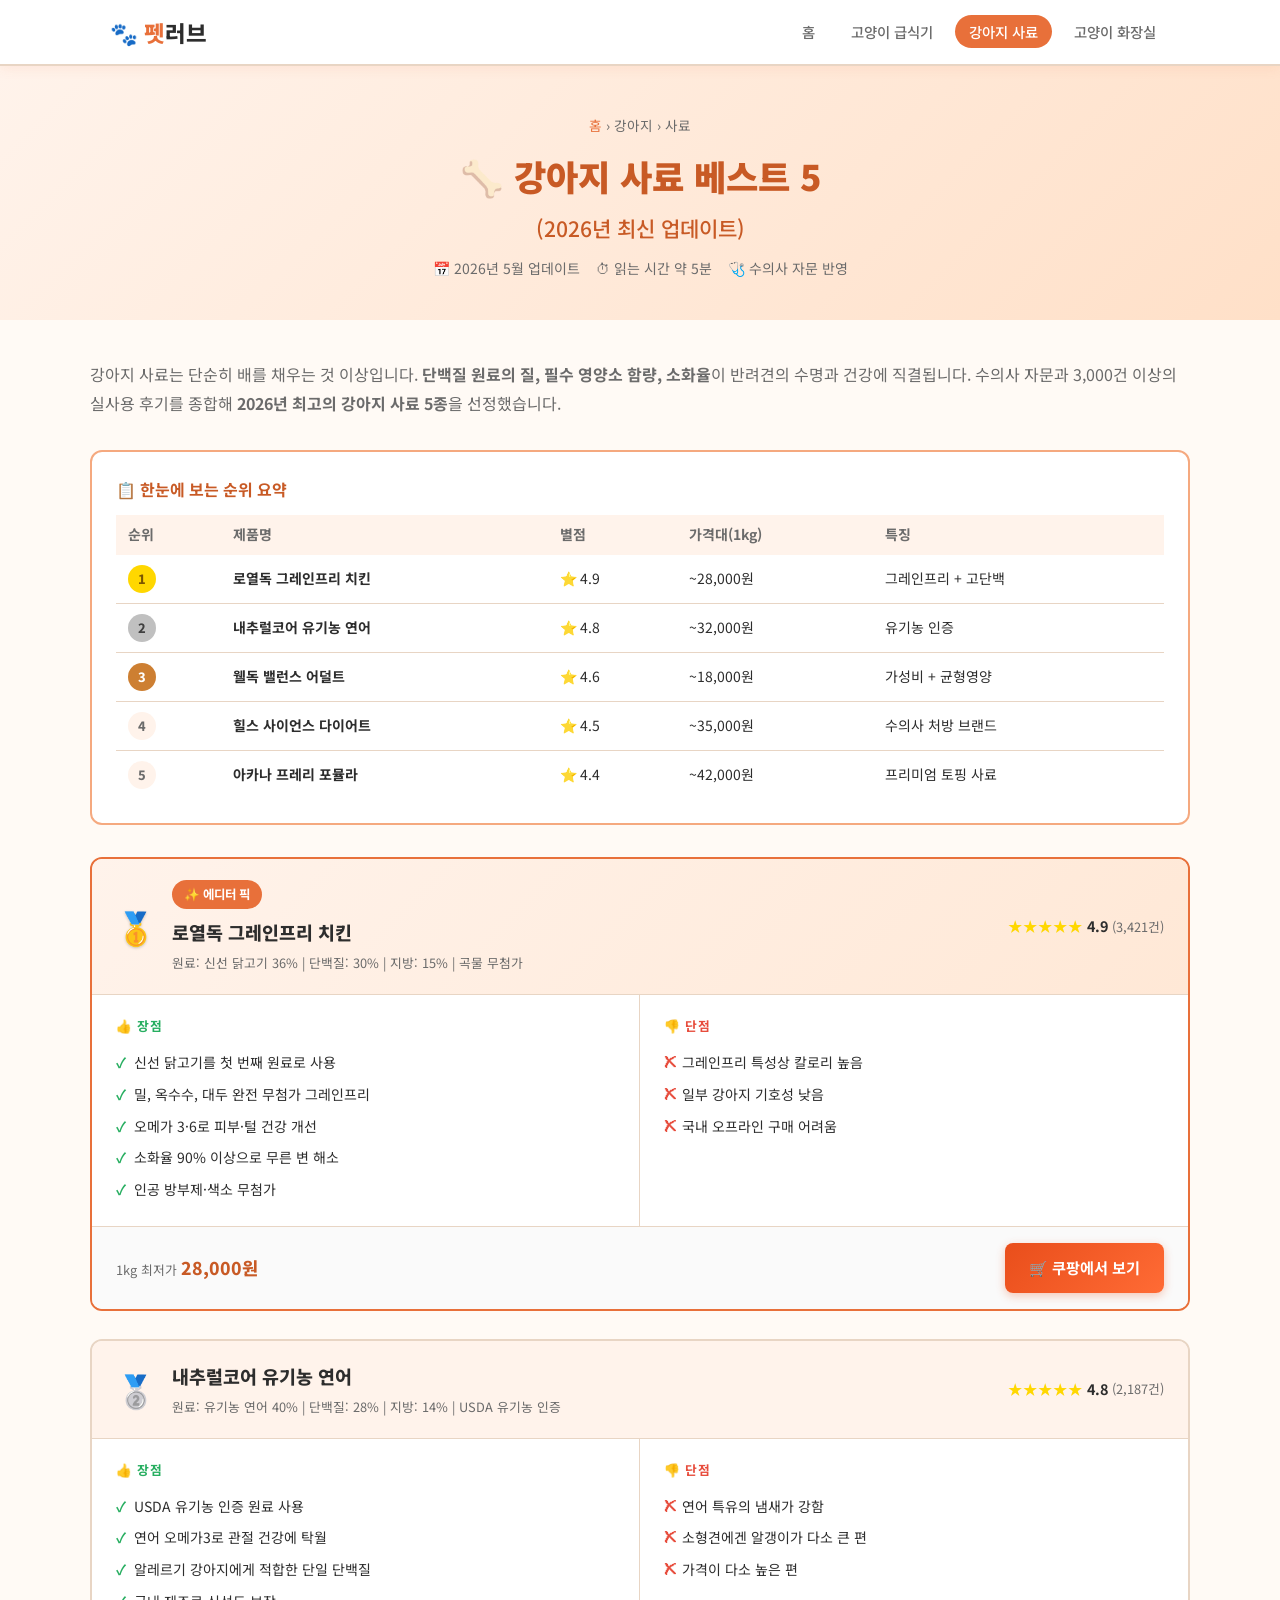
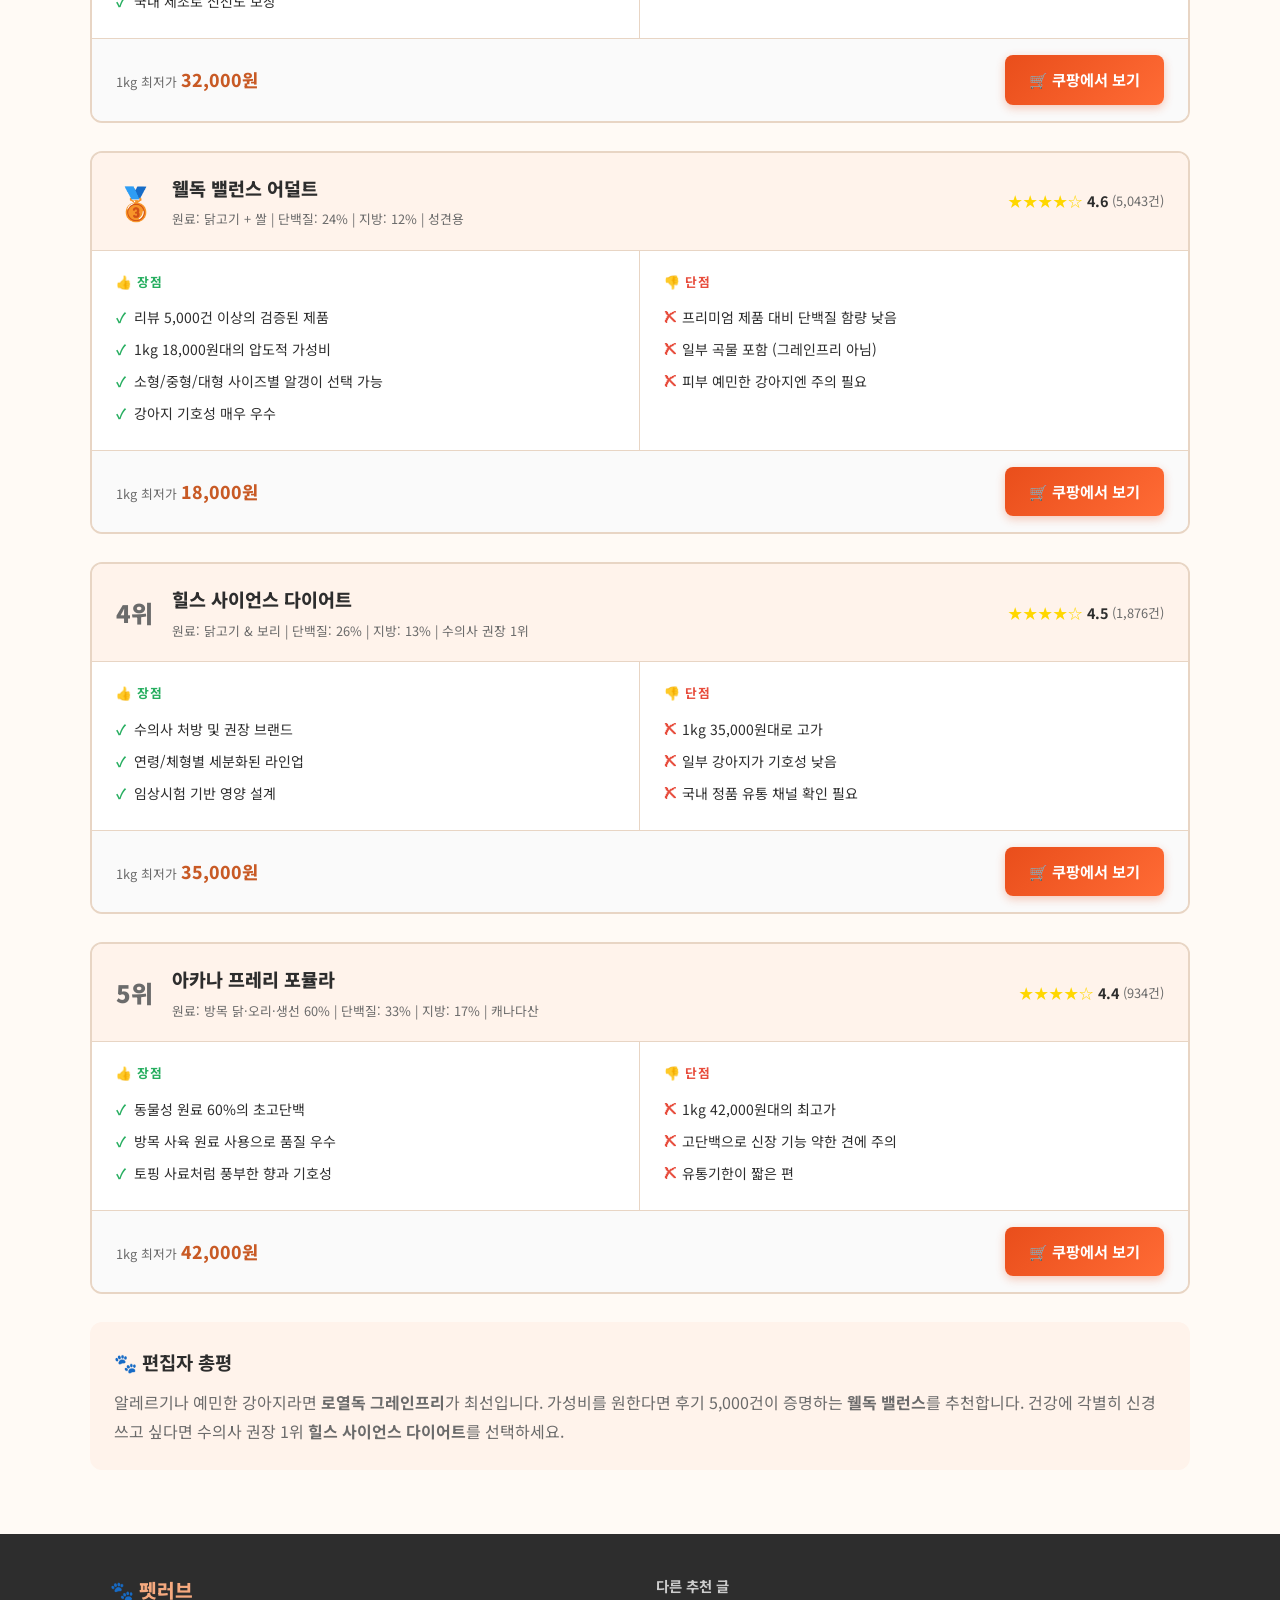
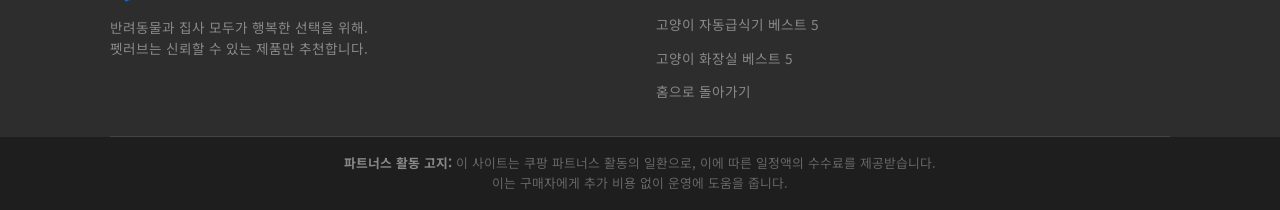
<file: articles/dog-food-best5.html>
<!DOCTYPE html>
<html lang="ko">
<head>
  <meta charset="UTF-8">
  <meta name="viewport" content="width=device-width, initial-scale=1.0">
  <title>강아지 사료 베스트 5 (2026) — 펫러브</title>
  <meta name="description" content="수의사 추천 + 실사용 후기를 바탕으로 선정한 강아지 사료 베스트 5. 단백질 함량, 원료, 소화율까지 꼼꼼히 비교했습니다.">
  <link rel="preconnect" href="https://fonts.googleapis.com">
  <link href="https://fonts.googleapis.com/css2?family=Noto+Sans+KR:wght@400;500;700;900&display=swap" rel="stylesheet">
  <link rel="stylesheet" href="../css/style.css">
</head>
<body>

<!-- ===== Header ===== -->
<header>
  <div class="container nav-inner">
    <a href="../index.html" class="logo">🐾 펫<span>러브</span></a>
    <button class="hamburger" aria-label="메뉴 열기" aria-expanded="false">
      <span></span><span></span><span></span>
    </button>
    <nav>
      <ul>
        <li><a href="../index.html">홈</a></li>
        <li><a href="cat-feeder-best5.html">고양이 급식기</a></li>
        <li><a href="dog-food-best5.html" class="active">강아지 사료</a></li>
        <li><a href="cat-toilet-best5.html">고양이 화장실</a></li>
      </ul>
    </nav>
  </div>
</header>

<!-- ===== Article Hero ===== -->
<section class="article-hero">
  <div class="container">
    <p class="breadcrumb"><a href="../index.html">홈</a> &rsaquo; 강아지 &rsaquo; 사료</p>
    <h1>🦴 강아지 사료 베스트 5<br><small style="font-size:0.6em; font-weight:500;">(2026년 최신 업데이트)</small></h1>
    <div class="meta">
      <span>📅 2026년 5월 업데이트</span>
      <span>⏱ 읽는 시간 약 5분</span>
      <span>🩺 수의사 자문 반영</span>
    </div>
  </div>
</section>

<!-- ===== Article Content ===== -->
<div class="container article-content">

  <p style="color:var(--text-muted); margin-bottom: 24px; line-height:1.8;">
    강아지 사료는 단순히 배를 채우는 것 이상입니다. <strong>단백질 원료의 질, 필수 영양소 함량, 소화율</strong>이
    반려견의 수명과 건강에 직결됩니다. 수의사 자문과 3,000건 이상의 실사용 후기를 종합해
    <strong>2026년 최고의 강아지 사료 5종</strong>을 선정했습니다.
  </p>

  <!-- Summary Table -->
  <div class="summary-box">
    <h2>📋 한눈에 보는 순위 요약</h2>
    <div style="overflow-x: auto;">
      <table class="summary-table">
        <thead>
          <tr>
            <th>순위</th>
            <th>제품명</th>
            <th>별점</th>
            <th>가격대(1kg)</th>
            <th>특징</th>
          </tr>
        </thead>
        <tbody>
          <tr>
            <td><span class="rank-badge rank-1">1</span></td>
            <td><strong>로열독 그레인프리 치킨</strong></td>
            <td>⭐ 4.9</td>
            <td>~28,000원</td>
            <td>그레인프리 + 고단백</td>
          </tr>
          <tr>
            <td><span class="rank-badge rank-2">2</span></td>
            <td><strong>내추럴코어 유기농 연어</strong></td>
            <td>⭐ 4.8</td>
            <td>~32,000원</td>
            <td>유기농 인증</td>
          </tr>
          <tr>
            <td><span class="rank-badge rank-3">3</span></td>
            <td><strong>웰독 밸런스 어덜트</strong></td>
            <td>⭐ 4.6</td>
            <td>~18,000원</td>
            <td>가성비 + 균형영양</td>
          </tr>
          <tr>
            <td><span class="rank-badge rank-4">4</span></td>
            <td><strong>힐스 사이언스 다이어트</strong></td>
            <td>⭐ 4.5</td>
            <td>~35,000원</td>
            <td>수의사 처방 브랜드</td>
          </tr>
          <tr>
            <td><span class="rank-badge rank-5">5</span></td>
            <td><strong>아카나 프레리 포뮬라</strong></td>
            <td>⭐ 4.4</td>
            <td>~42,000원</td>
            <td>프리미엄 토핑 사료</td>
          </tr>
        </tbody>
      </table>
    </div>
  </div>

  <!-- Product 1 -->
  <div class="product-card rank-top">
    <div class="product-header">
      <div class="product-rank-num">🥇</div>
      <div class="product-header-info">
        <div class="best-pick-label">✨ 에디터 픽</div>
        <h3>로열독 그레인프리 치킨</h3>
        <p class="product-sub">원료: 신선 닭고기 36% | 단백질: 30% | 지방: 15% | 곡물 무첨가</p>
      </div>
      <div class="stars">
        <span class="star-icons">★★★★★</span>
        <span class="star-score">4.9</span>
        <span class="star-count">(3,421건)</span>
      </div>
    </div>
    <div class="product-body">
      <div class="product-pros">
        <div class="pros-title">👍 장점</div>
        <ul class="pros-list">
          <li>신선 닭고기를 첫 번째 원료로 사용</li>
          <li>밀, 옥수수, 대두 완전 무첨가 그레인프리</li>
          <li>오메가 3·6로 피부·털 건강 개선</li>
          <li>소화율 90% 이상으로 무른 변 해소</li>
          <li>인공 방부제·색소 무첨가</li>
        </ul>
      </div>
      <div class="product-cons">
        <div class="cons-title">👎 단점</div>
        <ul class="cons-list">
          <li>그레인프리 특성상 칼로리 높음</li>
          <li>일부 강아지 기호성 낮음</li>
          <li>국내 오프라인 구매 어려움</li>
        </ul>
      </div>
    </div>
    <div class="product-footer">
      <div class="product-price"><span>1kg 최저가</span>28,000원</div>
      <a href="#" class="btn-coupang">🛒 쿠팡에서 보기</a>
    </div>
  </div>

  <!-- Product 2 -->
  <div class="product-card">
    <div class="product-header">
      <div class="product-rank-num">🥈</div>
      <div class="product-header-info">
        <h3>내추럴코어 유기농 연어</h3>
        <p class="product-sub">원료: 유기농 연어 40% | 단백질: 28% | 지방: 14% | USDA 유기농 인증</p>
      </div>
      <div class="stars">
        <span class="star-icons">★★★★★</span>
        <span class="star-score">4.8</span>
        <span class="star-count">(2,187건)</span>
      </div>
    </div>
    <div class="product-body">
      <div class="product-pros">
        <div class="pros-title">👍 장점</div>
        <ul class="pros-list">
          <li>USDA 유기농 인증 원료 사용</li>
          <li>연어 오메가3로 관절 건강에 탁월</li>
          <li>알레르기 강아지에게 적합한 단일 단백질</li>
          <li>국내 제조로 신선도 보장</li>
        </ul>
      </div>
      <div class="product-cons">
        <div class="cons-title">👎 단점</div>
        <ul class="cons-list">
          <li>연어 특유의 냄새가 강함</li>
          <li>소형견에겐 알갱이가 다소 큰 편</li>
          <li>가격이 다소 높은 편</li>
        </ul>
      </div>
    </div>
    <div class="product-footer">
      <div class="product-price"><span>1kg 최저가</span>32,000원</div>
      <a href="#" class="btn-coupang">🛒 쿠팡에서 보기</a>
    </div>
  </div>

  <!-- Product 3 -->
  <div class="product-card">
    <div class="product-header">
      <div class="product-rank-num">🥉</div>
      <div class="product-header-info">
        <h3>웰독 밸런스 어덜트</h3>
        <p class="product-sub">원료: 닭고기 + 쌀 | 단백질: 24% | 지방: 12% | 성견용</p>
      </div>
      <div class="stars">
        <span class="star-icons">★★★★☆</span>
        <span class="star-score">4.6</span>
        <span class="star-count">(5,043건)</span>
      </div>
    </div>
    <div class="product-body">
      <div class="product-pros">
        <div class="pros-title">👍 장점</div>
        <ul class="pros-list">
          <li>리뷰 5,000건 이상의 검증된 제품</li>
          <li>1kg 18,000원대의 압도적 가성비</li>
          <li>소형/중형/대형 사이즈별 알갱이 선택 가능</li>
          <li>강아지 기호성 매우 우수</li>
        </ul>
      </div>
      <div class="product-cons">
        <div class="cons-title">👎 단점</div>
        <ul class="cons-list">
          <li>프리미엄 제품 대비 단백질 함량 낮음</li>
          <li>일부 곡물 포함 (그레인프리 아님)</li>
          <li>피부 예민한 강아지엔 주의 필요</li>
        </ul>
      </div>
    </div>
    <div class="product-footer">
      <div class="product-price"><span>1kg 최저가</span>18,000원</div>
      <a href="#" class="btn-coupang">🛒 쿠팡에서 보기</a>
    </div>
  </div>

  <!-- Product 4 -->
  <div class="product-card">
    <div class="product-header">
      <div class="product-rank-num" style="font-size:1.5rem; color:var(--text-muted);">4위</div>
      <div class="product-header-info">
        <h3>힐스 사이언스 다이어트</h3>
        <p class="product-sub">원료: 닭고기 & 보리 | 단백질: 26% | 지방: 13% | 수의사 권장 1위</p>
      </div>
      <div class="stars">
        <span class="star-icons">★★★★☆</span>
        <span class="star-score">4.5</span>
        <span class="star-count">(1,876건)</span>
      </div>
    </div>
    <div class="product-body">
      <div class="product-pros">
        <div class="pros-title">👍 장점</div>
        <ul class="pros-list">
          <li>수의사 처방 및 권장 브랜드</li>
          <li>연령/체형별 세분화된 라인업</li>
          <li>임상시험 기반 영양 설계</li>
        </ul>
      </div>
      <div class="product-cons">
        <div class="cons-title">👎 단점</div>
        <ul class="cons-list">
          <li>1kg 35,000원대로 고가</li>
          <li>일부 강아지가 기호성 낮음</li>
          <li>국내 정품 유통 채널 확인 필요</li>
        </ul>
      </div>
    </div>
    <div class="product-footer">
      <div class="product-price"><span>1kg 최저가</span>35,000원</div>
      <a href="#" class="btn-coupang">🛒 쿠팡에서 보기</a>
    </div>
  </div>

  <!-- Product 5 -->
  <div class="product-card">
    <div class="product-header">
      <div class="product-rank-num" style="font-size:1.5rem; color:var(--text-muted);">5위</div>
      <div class="product-header-info">
        <h3>아카나 프레리 포뮬라</h3>
        <p class="product-sub">원료: 방목 닭·오리·생선 60% | 단백질: 33% | 지방: 17% | 캐나다산</p>
      </div>
      <div class="stars">
        <span class="star-icons">★★★★☆</span>
        <span class="star-score">4.4</span>
        <span class="star-count">(934건)</span>
      </div>
    </div>
    <div class="product-body">
      <div class="product-pros">
        <div class="pros-title">👍 장점</div>
        <ul class="pros-list">
          <li>동물성 원료 60%의 초고단백</li>
          <li>방목 사육 원료 사용으로 품질 우수</li>
          <li>토핑 사료처럼 풍부한 향과 기호성</li>
        </ul>
      </div>
      <div class="product-cons">
        <div class="cons-title">👎 단점</div>
        <ul class="cons-list">
          <li>1kg 42,000원대의 최고가</li>
          <li>고단백으로 신장 기능 약한 견에 주의</li>
          <li>유통기한이 짧은 편</li>
        </ul>
      </div>
    </div>
    <div class="product-footer">
      <div class="product-price"><span>1kg 최저가</span>42,000원</div>
      <a href="#" class="btn-coupang">🛒 쿠팡에서 보기</a>
    </div>
  </div>

  <!-- Closing Note -->
  <div style="background:var(--bg-section); border-radius:var(--radius); padding:24px; margin-top:16px;">
    <h3 style="margin-bottom:10px;">🐾 편집자 총평</h3>
    <p style="color:var(--text-muted); line-height:1.8;">
      알레르기나 예민한 강아지라면 <strong>로열독 그레인프리</strong>가 최선입니다.
      가성비를 원한다면 후기 5,000건이 증명하는 <strong>웰독 밸런스</strong>를 추천합니다.
      건강에 각별히 신경 쓰고 싶다면 수의사 권장 1위 <strong>힐스 사이언스 다이어트</strong>를 선택하세요.
    </p>
  </div>

</div>

<!-- ===== Footer ===== -->
<footer>
  <div class="container">
    <div class="footer-inner">
      <div class="footer-brand">
        <div class="logo">🐾 펫러브</div>
        <p>반려동물과 집사 모두가 행복한 선택을 위해.<br>펫러브는 신뢰할 수 있는 제품만 추천합니다.</p>
      </div>
      <div class="footer-links">
        <h4>다른 추천 글</h4>
        <ul>
          <li><a href="cat-feeder-best5.html">고양이 자동급식기 베스트 5</a></li>
          <li><a href="cat-toilet-best5.html">고양이 화장실 베스트 5</a></li>
          <li><a href="../index.html">홈으로 돌아가기</a></li>
        </ul>
      </div>
    </div>
  </div>
  <div class="affiliate-notice">
    <div class="container">
      <strong>파트너스 활동 고지:</strong> 이 사이트는 쿠팡 파트너스 활동의 일환으로, 이에 따른 일정액의 수수료를 제공받습니다.<br>
      이는 구매자에게 추가 비용 없이 운영에 도움을 줍니다.
    </div>
  </div>
</footer>

<script src="../js/main.js"></script>
</body>
</html>
</file>
<file: css/style.css>
/* ===== CSS Variables ===== */
:root {
  --primary: #E8703A;
  --primary-light: #F5A97F;
  --primary-dark: #C85A25;
  --secondary: #5B9BD5;
  --accent: #F9C74F;
  --bg: #FFFAF5;
  --bg-card: #FFFFFF;
  --bg-section: #FFF3EB;
  --text: #2D2D2D;
  --text-muted: #6B6B6B;
  --border: #E8D5C4;
  --shadow: 0 2px 12px rgba(232, 112, 58, 0.1);
  --shadow-hover: 0 6px 24px rgba(232, 112, 58, 0.2);
  --radius: 12px;
  --radius-sm: 8px;
}

/* ===== Reset & Base ===== */
*, *::before, *::after { box-sizing: border-box; margin: 0; padding: 0; }

html { scroll-behavior: smooth; }

body {
  font-family: 'Noto Sans KR', -apple-system, BlinkMacSystemFont, 'Segoe UI', sans-serif;
  background: var(--bg);
  color: var(--text);
  line-height: 1.7;
  font-size: 16px;
}

img { max-width: 100%; display: block; }
a { color: inherit; text-decoration: none; }
ul { list-style: none; }

.container {
  max-width: 1100px;
  margin: 0 auto;
  padding: 0 20px;
}

/* ===== Header / Nav ===== */
header {
  background: var(--bg-card);
  border-bottom: 2px solid var(--border);
  position: sticky;
  top: 0;
  z-index: 100;
  box-shadow: var(--shadow);
}

.nav-inner {
  display: flex;
  align-items: center;
  justify-content: space-between;
  height: 64px;
  gap: 16px;
}

.logo {
  font-size: 1.4rem;
  font-weight: 800;
  color: var(--primary);
  white-space: nowrap;
}

.logo span { color: var(--text); }

nav ul {
  display: flex;
  gap: 8px;
  flex-wrap: wrap;
}

nav a {
  padding: 6px 14px;
  border-radius: 20px;
  font-size: 0.9rem;
  font-weight: 500;
  color: var(--text-muted);
  transition: all 0.2s;
}

nav a:hover, nav a.active {
  background: var(--primary);
  color: #fff;
}

.hamburger {
  display: none;
  flex-direction: column;
  gap: 5px;
  cursor: pointer;
  padding: 4px;
  background: none;
  border: none;
}

.hamburger span {
  display: block;
  width: 24px;
  height: 2px;
  background: var(--text);
  border-radius: 2px;
  transition: all 0.3s;
}

/* ===== Hero ===== */
.hero {
  background: linear-gradient(135deg, #FFF3EB 0%, #FFE8D6 60%, #FFD6B8 100%);
  padding: 72px 0 60px;
  text-align: center;
  position: relative;
  overflow: hidden;
}

.hero::before {
  content: '🐾';
  position: absolute;
  font-size: 200px;
  opacity: 0.05;
  top: -30px;
  right: -20px;
  pointer-events: none;
}

.hero-emoji { font-size: 3.5rem; margin-bottom: 16px; }

.hero h1 {
  font-size: clamp(1.8rem, 5vw, 2.8rem);
  font-weight: 900;
  color: var(--primary-dark);
  line-height: 1.3;
  margin-bottom: 16px;
}

.hero p {
  font-size: 1.1rem;
  color: var(--text-muted);
  max-width: 520px;
  margin: 0 auto 32px;
}

.hero-btns {
  display: flex;
  gap: 12px;
  justify-content: center;
  flex-wrap: wrap;
}

/* ===== Buttons ===== */
.btn {
  display: inline-block;
  padding: 12px 28px;
  border-radius: 30px;
  font-weight: 700;
  font-size: 0.95rem;
  transition: all 0.2s;
  cursor: pointer;
  border: none;
}

.btn-primary {
  background: var(--primary);
  color: #fff;
  box-shadow: 0 4px 14px rgba(232, 112, 58, 0.35);
}

.btn-primary:hover {
  background: var(--primary-dark);
  transform: translateY(-2px);
  box-shadow: 0 6px 20px rgba(232, 112, 58, 0.45);
}

.btn-outline {
  background: transparent;
  color: var(--primary);
  border: 2px solid var(--primary);
}

.btn-outline:hover {
  background: var(--primary);
  color: #fff;
  transform: translateY(-2px);
}

.btn-coupang {
  display: inline-flex;
  align-items: center;
  gap: 8px;
  background: linear-gradient(135deg, #E94E1B, #FF6B35);
  color: #fff;
  padding: 12px 24px;
  border-radius: 8px;
  font-weight: 700;
  font-size: 0.95rem;
  transition: all 0.2s;
  box-shadow: 0 3px 10px rgba(233, 78, 27, 0.3);
}

.btn-coupang:hover {
  transform: translateY(-2px);
  box-shadow: 0 6px 18px rgba(233, 78, 27, 0.4);
}

/* ===== Section Titles ===== */
.section-title {
  text-align: center;
  margin-bottom: 40px;
}

.section-title h2 {
  font-size: 1.8rem;
  font-weight: 800;
  color: var(--text);
  margin-bottom: 8px;
}

.section-title p {
  color: var(--text-muted);
  font-size: 0.95rem;
}

.section-title .underline {
  display: inline-block;
  width: 48px;
  height: 4px;
  background: var(--primary);
  border-radius: 2px;
  margin: 12px auto 0;
}

/* ===== Category Cards (Home) ===== */
.categories {
  padding: 64px 0;
}

.cat-grid {
  display: grid;
  grid-template-columns: repeat(auto-fit, minmax(260px, 1fr));
  gap: 20px;
}

.cat-card {
  background: var(--bg-card);
  border-radius: var(--radius);
  padding: 32px 24px;
  text-align: center;
  border: 2px solid var(--border);
  transition: all 0.25s;
  cursor: pointer;
}

.cat-card:hover {
  border-color: var(--primary);
  box-shadow: var(--shadow-hover);
  transform: translateY(-4px);
}

.cat-card .emoji { font-size: 3rem; margin-bottom: 12px; }

.cat-card h3 {
  font-size: 1.2rem;
  font-weight: 700;
  margin-bottom: 8px;
  color: var(--primary-dark);
}

.cat-card p {
  font-size: 0.875rem;
  color: var(--text-muted);
  margin-bottom: 16px;
}

.cat-tag {
  display: inline-block;
  background: var(--bg-section);
  color: var(--primary);
  padding: 4px 12px;
  border-radius: 20px;
  font-size: 0.8rem;
  font-weight: 600;
}

/* ===== Popular Articles (Home) ===== */
.popular {
  padding: 64px 0;
  background: var(--bg-section);
}

.article-grid {
  display: grid;
  grid-template-columns: repeat(auto-fit, minmax(300px, 1fr));
  gap: 20px;
}

.article-card {
  background: var(--bg-card);
  border-radius: var(--radius);
  overflow: hidden;
  border: 1px solid var(--border);
  transition: all 0.25s;
}

.article-card:hover {
  box-shadow: var(--shadow-hover);
  transform: translateY(-4px);
}

.article-card-thumb {
  background: linear-gradient(135deg, var(--primary-light), var(--accent));
  height: 140px;
  display: flex;
  align-items: center;
  justify-content: center;
  font-size: 4rem;
}

.article-card-body { padding: 20px; }

.article-card-meta {
  display: flex;
  gap: 8px;
  margin-bottom: 10px;
  flex-wrap: wrap;
}

.badge {
  display: inline-block;
  padding: 3px 10px;
  border-radius: 20px;
  font-size: 0.75rem;
  font-weight: 600;
}

.badge-cat { background: #FFF0F0; color: #E05C5C; }
.badge-dog { background: #F0F4FF; color: #4A72C4; }
.badge-best { background: #FFF8E6; color: #C07D00; }

.article-card-body h3 {
  font-size: 1.05rem;
  font-weight: 700;
  margin-bottom: 8px;
  line-height: 1.4;
  color: var(--text);
}

.article-card-body p {
  font-size: 0.875rem;
  color: var(--text-muted);
  margin-bottom: 16px;
}

.read-more {
  color: var(--primary);
  font-weight: 600;
  font-size: 0.875rem;
  display: inline-flex;
  align-items: center;
  gap: 4px;
  transition: gap 0.2s;
}

.read-more:hover { gap: 8px; }

/* ===== Trust Badges (Home) ===== */
.trust {
  padding: 48px 0;
}

.trust-grid {
  display: grid;
  grid-template-columns: repeat(auto-fit, minmax(200px, 1fr));
  gap: 16px;
}

.trust-item {
  display: flex;
  align-items: center;
  gap: 12px;
  padding: 16px;
  background: var(--bg-card);
  border-radius: var(--radius-sm);
  border: 1px solid var(--border);
}

.trust-item .t-emoji { font-size: 1.8rem; }

.trust-item strong { display: block; font-size: 0.9rem; font-weight: 700; }
.trust-item span { font-size: 0.8rem; color: var(--text-muted); }

/* ===== Article Page ===== */
.article-hero {
  background: linear-gradient(135deg, #FFF3EB, #FFE0C8);
  padding: 48px 0 40px;
  text-align: center;
}

.article-hero .breadcrumb {
  font-size: 0.85rem;
  color: var(--text-muted);
  margin-bottom: 16px;
}

.article-hero .breadcrumb a { color: var(--primary); }
.article-hero .breadcrumb a:hover { text-decoration: underline; }

.article-hero h1 {
  font-size: clamp(1.5rem, 4vw, 2.2rem);
  font-weight: 900;
  color: var(--primary-dark);
  line-height: 1.3;
  margin-bottom: 12px;
}

.article-hero .meta {
  font-size: 0.875rem;
  color: var(--text-muted);
  display: flex;
  gap: 16px;
  justify-content: center;
  flex-wrap: wrap;
}

/* ===== Summary Box ===== */
.summary-box {
  background: var(--bg-card);
  border: 2px solid var(--primary-light);
  border-radius: var(--radius);
  padding: 24px;
  margin: 32px 0;
}

.summary-box h2 {
  font-size: 1rem;
  font-weight: 700;
  color: var(--primary-dark);
  margin-bottom: 12px;
  display: flex;
  align-items: center;
  gap: 8px;
}

.summary-table {
  width: 100%;
  border-collapse: collapse;
  font-size: 0.875rem;
}

.summary-table th {
  background: var(--bg-section);
  padding: 8px 12px;
  text-align: left;
  font-weight: 700;
  color: var(--text-muted);
}

.summary-table td {
  padding: 10px 12px;
  border-bottom: 1px solid var(--border);
}

.summary-table tr:last-child td { border-bottom: none; }
.summary-table tr:hover td { background: var(--bg-section); }

.rank-badge {
  display: inline-flex;
  align-items: center;
  justify-content: center;
  width: 28px;
  height: 28px;
  border-radius: 50%;
  font-weight: 800;
  font-size: 0.8rem;
}

.rank-1 { background: #FFD700; color: #7A5500; }
.rank-2 { background: #C0C0C0; color: #404040; }
.rank-3 { background: #CD7F32; color: #fff; }
.rank-4 { background: var(--bg-section); color: var(--text-muted); }
.rank-5 { background: var(--bg-section); color: var(--text-muted); }

/* ===== Product Cards (Article) ===== */
.article-content {
  padding: 40px 0 64px;
}

.product-card {
  background: var(--bg-card);
  border-radius: var(--radius);
  border: 2px solid var(--border);
  margin-bottom: 28px;
  overflow: hidden;
  transition: box-shadow 0.2s;
}

.product-card:hover { box-shadow: var(--shadow-hover); }

.product-card.rank-top { border-color: var(--primary); }

.product-header {
  display: flex;
  align-items: center;
  gap: 16px;
  padding: 20px 24px;
  background: var(--bg-section);
  border-bottom: 1px solid var(--border);
  flex-wrap: wrap;
}

.product-card.rank-top .product-header {
  background: linear-gradient(135deg, #FFF3EB, #FFE8D6);
}

.product-rank-num {
  font-size: 2rem;
  font-weight: 900;
  color: var(--primary);
  min-width: 40px;
}

.product-card.rank-top .product-rank-num { color: #FFD700; text-shadow: 0 1px 3px rgba(0,0,0,0.2); }

.product-header-info { flex: 1; min-width: 0; }

.product-header-info h3 {
  font-size: 1.15rem;
  font-weight: 800;
  color: var(--text);
  margin-bottom: 4px;
}

.product-header-info .product-sub {
  font-size: 0.8rem;
  color: var(--text-muted);
}

.stars {
  display: flex;
  align-items: center;
  gap: 4px;
  font-size: 0.9rem;
}

.star-icons { color: #FFD700; letter-spacing: 1px; }
.star-score { font-weight: 700; color: var(--text); }
.star-count { color: var(--text-muted); font-size: 0.8rem; }

.product-body {
  display: grid;
  grid-template-columns: 1fr 1fr;
  gap: 0;
}

.product-pros, .product-cons {
  padding: 20px 24px;
}

.product-pros { border-right: 1px solid var(--border); }

.pros-title, .cons-title {
  font-size: 0.8rem;
  font-weight: 700;
  text-transform: uppercase;
  letter-spacing: 0.5px;
  margin-bottom: 10px;
  display: flex;
  align-items: center;
  gap: 6px;
}

.pros-title { color: #27AE60; }
.cons-title { color: #E74C3C; }

.pros-list li, .cons-list li {
  font-size: 0.875rem;
  color: var(--text);
  padding: 4px 0;
  padding-left: 18px;
  position: relative;
}

.pros-list li::before {
  content: '✓';
  position: absolute;
  left: 0;
  color: #27AE60;
  font-weight: 700;
}

.cons-list li::before {
  content: '✗';
  position: absolute;
  left: 0;
  color: #E74C3C;
  font-weight: 700;
}

.product-footer {
  padding: 16px 24px;
  border-top: 1px solid var(--border);
  display: flex;
  align-items: center;
  justify-content: space-between;
  flex-wrap: wrap;
  gap: 12px;
  background: #FAFAFA;
}

.product-price {
  font-size: 1.1rem;
  font-weight: 800;
  color: var(--primary-dark);
}

.product-price span {
  font-size: 0.8rem;
  font-weight: 400;
  color: var(--text-muted);
  margin-right: 4px;
}

/* ===== Best Pick Callout ===== */
.best-pick-label {
  display: inline-flex;
  align-items: center;
  gap: 6px;
  background: var(--primary);
  color: #fff;
  padding: 4px 12px;
  border-radius: 20px;
  font-size: 0.78rem;
  font-weight: 700;
  margin-bottom: 8px;
}

/* ===== Footer ===== */
footer {
  background: #2D2D2D;
  color: #AAAAAA;
  padding: 40px 0 0;
}

.footer-inner {
  display: grid;
  grid-template-columns: 1fr 1fr;
  gap: 32px;
  padding-bottom: 32px;
  border-bottom: 1px solid #444;
}

.footer-brand .logo { color: var(--primary-light); font-size: 1.2rem; }
.footer-brand p { font-size: 0.85rem; margin-top: 10px; color: #888; line-height: 1.6; }

.footer-links h4 { color: #CCCCCC; font-size: 0.9rem; margin-bottom: 12px; }
.footer-links ul { display: flex; flex-direction: column; gap: 6px; }
.footer-links a { font-size: 0.85rem; color: #888; transition: color 0.2s; }
.footer-links a:hover { color: var(--primary-light); }

.affiliate-notice {
  background: #1E1E1E;
  padding: 16px 0;
  text-align: center;
  font-size: 0.8rem;
  color: #666;
  line-height: 1.6;
}

.affiliate-notice strong { color: #888; }

/* ===== Mobile Nav Toggle ===== */
@media (max-width: 768px) {
  .hamburger { display: flex; }

  nav {
    display: none;
    position: absolute;
    top: 64px;
    left: 0;
    right: 0;
    background: var(--bg-card);
    border-bottom: 2px solid var(--border);
    padding: 12px 20px;
    box-shadow: var(--shadow);
  }

  nav.open { display: block; }
  nav ul { flex-direction: column; gap: 4px; }
  nav a { display: block; padding: 10px 16px; border-radius: var(--radius-sm); }

  .hero { padding: 48px 0 40px; }

  .product-body {
    grid-template-columns: 1fr;
  }

  .product-pros { border-right: none; border-bottom: 1px solid var(--border); }

  .footer-inner { grid-template-columns: 1fr; gap: 24px; }

  .summary-table { font-size: 0.8rem; }
  .summary-table th, .summary-table td { padding: 8px; }
}

@media (max-width: 480px) {
  .product-header { gap: 10px; }
  .product-rank-num { font-size: 1.5rem; }
  .product-header-info h3 { font-size: 1rem; }
  .product-footer { flex-direction: column; align-items: flex-start; }
}
</file>
<file: pc/css/pc.css>
/* ===== 조립PC 견적기 =====
 * 책상(바탕) 위에 인쇄된 견적서(종이)가 놓인 모습으로 만든 스타일.
 * 종이 영역은 테마와 상관없이 종이 빛을 유지하고, 책상 영역만 테마에 따라 바뀐다.
 *
 *   책상   #E3E5E1   종이  #FFFFFF   먹    #1B1E1F
 *   볼펜   #2742A0   인주  #CF3A2B   괘선  #D6D9D4
 */

/* ===== 토큰 ===== */
:root {
  --desk: #E3E5E1;
  --desk-raise: #EDEFEB;
  --desk-ink: #1D2021;
  --desk-muted: #5B625E;
  --desk-line: #C3C8C2;
  --desk-pen: #2742A0;
  --desk-pen-soft: rgba(39, 66, 160, 0.09);
  --desk-on-pen: #FFFFFF;
  --desk-ok: #2B7A4B;

  --paper: #FFFFFF;
  --paper-tint: #F2F3F0;
  --paper-ink: #1B1E1F;
  --paper-muted: #5F6662;
  --paper-hair: #D6D9D4;
  --pen: #2742A0;
  --stamp: #CF3A2B;
  --ok: #2B7A4B;
  --warn: #9C5A00;
  --err: #B3261E;
  --paper-shadow: 0 1px 2px rgba(23, 28, 25, 0.08), 0 10px 28px rgba(23, 28, 25, 0.10);

  --font-body: 'IBM Plex Sans KR', 'Apple SD Gothic Neo', 'Malgun Gothic', sans-serif;
  --font-num: 'IBM Plex Mono', ui-monospace, 'SFMono-Regular', Menlo, Consolas, monospace;
  --font-doc: 'Nanum Myeongjo', 'AppleMyungjo', 'Batang', serif;
}

@media (prefers-color-scheme: dark) {
  :root:not([data-theme="light"]) {
    --desk: #161819;
    --desk-raise: #202324;
    --desk-ink: #E2E5E1;
    --desk-muted: #9AA19C;
    --desk-line: #353B3C;
    --desk-pen: #A6B6FF;
    --desk-pen-soft: rgba(166, 182, 255, 0.12);
    --desk-on-pen: #121417;
    --desk-ok: #7BD3A0;
    --paper: #E9EAE6;
    --paper-tint: #DDDFDA;
    --paper-hair: #C3C7C1;
    --paper-shadow: 0 1px 2px rgba(0, 0, 0, 0.5), 0 14px 34px rgba(0, 0, 0, 0.55);
  }
}

:root[data-theme="dark"] {
  --desk: #161819;
  --desk-raise: #202324;
  --desk-ink: #E2E5E1;
  --desk-muted: #9AA19C;
  --desk-line: #353B3C;
  --desk-pen: #A6B6FF;
  --desk-pen-soft: rgba(166, 182, 255, 0.12);
  --desk-on-pen: #121417;
  --desk-ok: #7BD3A0;
  --paper: #E9EAE6;
  --paper-tint: #DDDFDA;
  --paper-hair: #C3C7C1;
  --paper-shadow: 0 1px 2px rgba(0, 0, 0, 0.5), 0 14px 34px rgba(0, 0, 0, 0.55);
}

/* ===== 기본 ===== */
*, *::before, *::after { box-sizing: border-box; margin: 0; padding: 0; }

html { scroll-behavior: smooth; -webkit-text-size-adjust: 100%; }

body {
  font-family: var(--font-body);
  font-size: 0.9375rem;
  line-height: 1.65;
  background: var(--desk);
  color: var(--desk-ink);
  word-break: keep-all;
  overflow-wrap: break-word;
}

a { color: inherit; }
ul { list-style: none; }
button, input { font: inherit; color: inherit; }
h1, h2, h3 { text-wrap: balance; }

[hidden] { display: none !important; }

.num { font-family: var(--font-num); font-variant-numeric: tabular-nums; }
.muted { color: var(--paper-muted); }

.sr-only {
  position: absolute;
  width: 1px; height: 1px;
  overflow: hidden;
  clip: rect(0 0 0 0);
  white-space: nowrap;
}

.wrap {
  max-width: 1240px;
  margin-inline: auto;
  padding-inline: 20px;
}

:focus-visible { outline: 2px solid var(--desk-pen); outline-offset: 2px; }

#quote, #annex, #guide, #faq { scroll-margin-top: 72px; }

/* ===== 상단 ===== */
.topbar {
  position: sticky;
  top: 0;
  z-index: 50;
  background: var(--desk);
  border-bottom: 1px solid var(--desk-line);
}

.topbar-inner {
  display: flex;
  align-items: center;
  justify-content: space-between;
  gap: 16px;
  height: 56px;
}

.brand {
  display: inline-flex;
  align-items: center;
  gap: 9px;
  font-weight: 700;
  font-size: 1.0625rem;
  letter-spacing: -0.01em;
  text-decoration: none;
}

/* 로고 자리의 작은 직인 */
.brand-seal {
  display: grid;
  place-items: center;
  width: 24px;
  height: 24px;
  border: 2px solid var(--stamp);
  border-radius: 3px;
  color: var(--stamp);
  font: 800 0.8125rem/1 var(--font-doc);
  transform: rotate(-6deg);
}

.site-nav { display: flex; gap: 22px; font-size: 0.875rem; }

.site-nav a {
  color: var(--desk-muted);
  text-decoration: none;
  padding-block: 4px;
  border-bottom: 1px solid transparent;
}

.site-nav a:hover { color: var(--desk-ink); border-bottom-color: currentColor; }

.menu-btn {
  display: none;
  background: none;
  border: 1px solid var(--desk-line);
  border-radius: 4px;
  padding: 5px 12px;
  font-size: 0.8125rem;
  cursor: pointer;
}

/* ===== 견적 의뢰 : 처음 들어온 사람에게 하나씩 묻는다 ===== */
.intake { padding-block: 36px 8px; }

.intake-card {
  max-width: 800px;
  margin-inline: auto;
  padding: 34px 44px 30px;
}

.intake-top {
  display: flex;
  justify-content: space-between;
  align-items: baseline;
  font-size: 0.75rem;
  color: var(--paper-muted);
}

.intake-label { font-weight: 700; letter-spacing: 0.3em; color: var(--paper-ink); }

.intake-progress {
  list-style: none;
  display: grid;
  grid-auto-flow: column;
  grid-auto-columns: 1fr;
  gap: 6px;
  margin-top: 10px;
}

.intake-progress li { height: 3px; background: var(--paper-hair); }
.intake-progress li.done, .intake-progress li.now { background: var(--paper-ink); }

.intake-recap { min-height: 1.5em; margin-top: 10px; color: var(--pen); font-size: 0.8125rem; }

.intake-q {
  margin-top: 16px;
  font-size: 1.75rem;
  font-weight: 700;
  line-height: 1.3;
  letter-spacing: -0.02em;
  outline: none;
}

.intake-hint { margin-top: 6px; max-width: 62ch; color: var(--paper-muted); font-size: 0.875rem; }

.intake-body { margin-top: 24px; }

.intake-grid {
  display: grid;
  grid-template-columns: repeat(auto-fill, minmax(220px, 1fr));
  gap: 10px;
}

.intake-grid.budget { grid-template-columns: repeat(auto-fill, minmax(165px, 1fr)); }

/* 종이 양식의 네모 칸 — 고르면 볼펜으로 체크한 것처럼 */
.intake-choice {
  position: relative;
  display: grid;
  grid-template-columns: 18px minmax(0, 1fr);
  column-gap: 12px;
  align-items: start;
  align-content: start;
  text-align: left;
  padding: 14px 16px;
  background: var(--paper);
  border: 1px solid var(--paper-ink);
  border-radius: 2px;
  cursor: pointer;
}

.intake-choice::before {
  content: '';
  grid-row: 1 / span 2;
  width: 16px;
  height: 16px;
  margin-top: 4px;
  border: 1.5px solid var(--paper-ink);
  border-radius: 1px;
}

.intake-choice::after {
  content: '';
  position: absolute;
  left: 22px;
  top: 12px;
  width: 7px;
  height: 14px;
  border: solid var(--pen);
  border-width: 0 3px 3px 0;
  border-radius: 0 0 2px 0;
  transform: rotate(38deg);
  opacity: 0;
}

.intake-choice:hover { background: var(--paper-tint); }
.intake-choice:hover::after { opacity: 0.25; }
.intake-choice[aria-pressed="true"] { background: var(--paper-tint); }
.intake-choice[aria-pressed="true"]::after { opacity: 1; }
.intake-choice:focus-visible { outline: 2px solid var(--pen); outline-offset: 2px; }

.ic-name { font-size: 1.0625rem; font-weight: 700; }
.ic-desc { grid-column: 2; color: var(--paper-muted); font-size: 0.8125rem; }
.ic-desc.is-short { color: var(--warn); }

/* 예산 직접 정하기 */
.intake-custom {
  display: grid;
  grid-template-columns: auto minmax(0, 1fr) auto auto;
  align-items: center;
  gap: 10px 16px;
  margin-top: 18px;
  padding-top: 16px;
  border-top: 1px dashed var(--paper-hair);
  font-size: 0.875rem;
}

.intake-custom label { font-weight: 600; }
.intake-custom input { width: 100%; accent-color: var(--pen); cursor: pointer; }
.intake-custom output { font-family: var(--font-num); font-weight: 600; text-align: right; min-width: 6.5em; }

.intake-go {
  background: var(--paper-ink);
  color: var(--paper);
  border: 0;
  border-radius: 3px;
  padding: 8px 14px;
  font-weight: 600;
  cursor: pointer;
}

.intake-go:hover { background: var(--pen); }

.intake-nav { display: flex; margin-top: 22px; min-height: 1.5em; }

.intake-back {
  background: none;
  border: 0;
  border-bottom: 1px solid currentColor;
  padding: 0 0 1px;
  color: var(--pen);
  font-size: 0.8125rem;
  cursor: pointer;
}

@keyframes intake-in {
  from { opacity: 0; transform: translateY(4px); }
  to { opacity: 1; transform: none; }
}

.intake-body > * { animation: intake-in 0.18s ease-out; }

/* ===== 작업대 : 조건(왼쪽) + 견적서(오른쪽) ===== */
.bench {
  display: grid;
  grid-template-columns: 300px minmax(0, 1fr);
  gap: 36px;
  align-items: start;
  padding-block: 28px 8px;
}

/* ----- 견적 조건 ----- */
.conditions {
  position: sticky;
  top: 76px;
  max-height: calc(100vh - 92px);
  overflow-y: auto;
  padding-right: 4px;
  display: grid;
  gap: 22px;
}

.cond-body { display: grid; gap: 22px; }

.cond-toggle {
  display: none;
  align-items: center;
  justify-content: space-between;
  gap: 12px;
  width: 100%;
  text-align: left;
  background: var(--desk-raise);
  border: 1px solid var(--desk-line);
  border-radius: 4px;
  padding: 11px 14px;
  cursor: pointer;
}

.cond-summary { font-weight: 600; font-size: 0.875rem; }

.cond-toggle-label {
  color: var(--desk-pen);
  font-size: 0.8125rem;
  white-space: nowrap;
  border-bottom: 1px solid currentColor;
}

.cond-head h2 { font-size: 1.125rem; font-weight: 700; }
.cond-head p { color: var(--desk-muted); font-size: 0.8125rem; margin-top: 2px; }

.field { border: 0; min-width: 0; }

.field legend {
  display: flex;
  align-items: baseline;
  gap: 8px;
  width: 100%;
  font-size: 0.75rem;
  font-weight: 700;
  letter-spacing: 0.08em;
  color: var(--desk-muted);
  padding-bottom: 7px;
  margin-bottom: 8px;
  border-bottom: 1px solid var(--desk-line);
}

.field legend small { font-weight: 400; letter-spacing: 0; }

.field[hidden] { display: none; }

.choice-list {
  display: grid;
  grid-template-columns: repeat(auto-fill, minmax(150px, 1fr));
  gap: 2px;
}

.choice-list.compact { grid-template-columns: repeat(auto-fill, minmax(132px, 1fr)); }

.choice {
  display: grid;
  grid-template-columns: 16px minmax(0, 1fr);
  gap: 10px;
  align-items: start;
  padding: 8px 10px;
  border-radius: 4px;
  cursor: pointer;
}

.choice:hover { background: var(--desk-pen-soft); }

.choice:has(input:checked) {
  background: var(--desk-raise);
  box-shadow: inset 0 0 0 1.5px var(--desk-pen);
}

.choice input {
  width: 15px;
  height: 15px;
  margin-top: 3px;
  accent-color: var(--desk-pen);
}

.choice-name { display: block; font-weight: 600; font-size: 0.875rem; }
.choice-desc { display: block; color: var(--desk-muted); font-size: 0.75rem; }

/* 예산 */
.budget-out {
  display: flex;
  align-items: baseline;
  justify-content: space-between;
  gap: 8px;
  margin-bottom: 4px;
}

.budget-out strong { font-size: 1.625rem; font-weight: 600; letter-spacing: -0.02em; }
.budget-out strong .num { font-weight: 500; }
.budget-tier { color: var(--desk-muted); font-size: 0.75rem; }

#budget-range {
  width: 100%;
  accent-color: var(--desk-pen);
  cursor: pointer;
}

.presets {
  display: flex;
  flex-wrap: wrap;
  gap: 4px 14px;
  margin-top: 6px;
  font-size: 0.8125rem;
}

.preset {
  background: none;
  border: 0;
  padding: 2px 0;
  color: var(--desk-muted);
  cursor: pointer;
  border-bottom: 1px solid transparent;
  font-family: var(--font-num);
  font-size: 0.8125rem;
}

.preset:hover { color: var(--desk-ink); }
.preset[aria-pressed="true"] { color: var(--desk-pen); border-bottom-color: currentColor; font-weight: 600; }

/* CPU 제조사 */
.segmented {
  display: grid;
  grid-template-columns: repeat(3, 1fr);
  border: 1px solid var(--desk-line);
  border-radius: 4px;
  overflow: hidden;
}

.segmented label { position: relative; cursor: pointer; }
.segmented label + label { border-left: 1px solid var(--desk-line); }

.segmented input {
  position: absolute;
  inset: 0;
  opacity: 0;
  cursor: pointer;
}

.segmented span {
  display: block;
  text-align: center;
  padding: 7px 4px;
  font-size: 0.8125rem;
}

.segmented label:hover span { background: var(--desk-pen-soft); }
.segmented input:checked + span { background: var(--desk-pen); color: var(--desk-on-pen); font-weight: 600; }
.segmented input:focus-visible + span { outline: 2px solid var(--desk-pen); outline-offset: -3px; }

.cond-note { color: var(--desk-muted); font-size: 0.75rem; }

/* ===== 견적서 (종이) ===== */
.sheet {
  position: relative;
  background: var(--paper);
  color: var(--paper-ink);
  box-shadow: var(--paper-shadow);
  border-radius: 2px;
  padding: 44px 48px 40px;
}

.sheet-head {
  display: grid;
  justify-items: center;
  gap: 14px;
  margin-bottom: 30px;
}

/* 문서 제목 : 명조 · 넓은 자간 · 이중 밑줄 */
.sheet-title {
  font: 800 2.125rem/1.1 var(--font-doc);
  letter-spacing: 0.6em;
  padding: 0 0 7px 0.6em;
  border-bottom: 4px double var(--paper-ink);
}

.sheet-meta {
  display: flex;
  flex-wrap: wrap;
  justify-content: center;
  gap: 4px 24px;
  font-size: 0.8125rem;
  color: var(--paper-muted);
}

.sheet-meta div { display: flex; gap: 8px; }
.sheet-meta dd { color: var(--paper-ink); font-family: var(--font-num); }

.parties {
  display: grid;
  grid-template-columns: minmax(0, 1fr) minmax(250px, 310px);
  gap: 24px;
  align-items: end;
}

.to { font-size: 1.0625rem; }

.to .blank {
  display: inline-block;
  width: 8.5em;
  border-bottom: 1px solid var(--paper-ink);
  margin-right: 6px;
  vertical-align: -2px;
}

.to-sub { display: block; margin-top: 18px; font-size: 0.9375rem; }

.supplier {
  width: 100%;
  border-collapse: collapse;
  font-size: 0.8125rem;
}

.supplier th, .supplier td {
  border: 1px solid var(--paper-ink);
  padding: 6px 9px;
  text-align: left;
  font-weight: 400;
}

.supplier th {
  width: 5.2em;
  background: var(--paper-tint);
  font-weight: 600;
  white-space: nowrap;
}

.seal-mark { position: relative; color: var(--paper-muted); margin-left: 8px; }

/* 직인 : "(인)" 자리에 비스듬히 찍힌 네 글자 도장 (참고 / 견적) */
.stamp {
  position: absolute;
  left: 50%;
  top: 50%;
  width: 50px;
  height: 50px;
  margin: -25px 0 0 -19px;
  display: grid;
  grid-template-columns: 1fr 1fr;
  grid-template-rows: 1fr 1fr;
  grid-template-areas: "a b" "c d";
  place-items: center;
  border: 2.5px solid var(--stamp);
  border-radius: 4px;
  color: var(--stamp);
  font: 800 0.9375rem/1 var(--font-doc);
  transform: rotate(-9deg);
  opacity: 0.88;
  mix-blend-mode: multiply;
  filter: url(#ink);
  pointer-events: none;
}

.stamp::after {
  content: '';
  position: absolute;
  inset: 3px;
  border: 1px solid var(--stamp);
  border-radius: 2px;
}

.stamp i { font-style: normal; }
.stamp i:nth-child(1) { grid-area: a; }
.stamp i:nth-child(2) { grid-area: b; }
.stamp i:nth-child(3) { grid-area: c; }
.stamp i:nth-child(4) { grid-area: d; }

/* 합계금액 */
.amount {
  display: flex;
  flex-wrap: wrap;
  align-items: baseline;
  gap: 6px 16px;
  border: 1.5px solid var(--paper-ink);
  padding: 13px 16px;
  margin-block: 24px 22px;
}

.amount-label {
  font-weight: 700;
  font-size: 0.8125rem;
  letter-spacing: 0.12em;
  padding-right: 16px;
  border-right: 1px solid var(--paper-hair);
}

.amount-hangul { font: 700 1.3125rem/1.3 var(--font-doc); }
.amount-num { font-family: var(--font-num); font-size: 1rem; }
.amount-vat { margin-left: auto; font-size: 0.75rem; color: var(--paper-muted); }

/* 품목 표 */
.items {
  width: 100%;
  border-collapse: collapse;
  border: 1.5px solid var(--paper-ink);
  font-size: 0.875rem;
}

.items thead th {
  background: var(--paper-tint);
  border-bottom: 1.5px solid var(--paper-ink);
  font-size: 0.75rem;
  font-weight: 600;
  letter-spacing: 0.06em;
  padding: 8px 10px;
  text-align: left;
  white-space: nowrap;
}

.items tbody td {
  border-top: 1px solid var(--paper-hair);
  padding: 10px 8px;
  vertical-align: top;
}

.items th + th, .items td + td { border-left: 1px solid var(--paper-hair); }

.items .c-no { text-align: center; width: 2.6em; }
.items .c-qty { text-align: center; width: 3em; }
.items .c-cat { width: 6em; white-space: nowrap; }
.items .c-unit, .items .c-amt { text-align: right; white-space: nowrap; width: 6.4em; }
.items .c-act { text-align: center; width: 3.4em; }
.items thead .c-unit, .items thead .c-amt { text-align: right; }

/* 합계 : 공급가액 · 부가세 · 합계 */
.items tfoot th, .items tfoot td { padding: 6px 8px; text-align: left; font-weight: 400; }
.items tfoot tr:first-child > * { border-top: 1.5px solid var(--paper-ink); padding-top: 10px; }
.items .sum-sub > * { color: var(--paper-muted); font-size: 0.8125rem; }
.items .sum-total > * { border-top: 1px solid var(--paper-hair); padding-block: 10px; font-weight: 700; }
.items tfoot .c-amt { text-align: right; }
.items .sum-total .c-amt { font-size: 1rem; }

.part-name { font-weight: 600; }
.part-spec { color: var(--paper-muted); font-size: 0.75rem; margin-top: 1px; }
.qty-note { display: none; }

.price-link {
  color: var(--pen);
  text-decoration: none;
  white-space: nowrap;
  border-bottom: 1px solid transparent;
}

.price-link:hover { border-bottom-color: currentColor; }

.swap-btn {
  background: none;
  border: 0;
  border-bottom: 1px solid currentColor;
  padding: 0 0 1px;
  color: var(--pen);
  font-size: 0.8125rem;
  cursor: pointer;
}

.swap-btn:hover { color: var(--paper-ink); }
.swap-btn:focus-visible { outline: 2px solid var(--pen); outline-offset: 3px; }

/* 비고 */
.remarks {
  display: grid;
  grid-template-columns: 4.6em minmax(0, 1fr);
  margin-top: 20px;
  border: 1px solid var(--paper-ink);
  font-size: 0.8125rem;
}

.remarks h3 {
  display: grid;
  place-items: center;
  background: var(--paper-tint);
  border-right: 1px solid var(--paper-ink);
  font-size: 0.8125rem;
  font-weight: 600;
  letter-spacing: 0.3em;
  padding-left: 0.3em;
}

.remarks ol {
  list-style: decimal;
  padding: 10px 14px 10px 32px;
  display: grid;
  gap: 3px;
}

.remarks .t-err { color: var(--err); }

/* 견적서 아래 동작 */
.sheet-actions {
  display: flex;
  flex-wrap: wrap;
  gap: 6px 22px;
  margin-top: 14px;
  padding-inline: 2px;
  font-size: 0.8125rem;
}

.sheet-actions button {
  background: none;
  border: 0;
  border-bottom: 1px solid var(--desk-line);
  padding: 3px 0;
  cursor: pointer;
}

.sheet-actions button:hover { color: var(--desk-pen); border-bottom-color: currentColor; }

/* ===== 더 보태면 · 줄이려면 ===== */
.tweaks { margin-top: 28px; }

.tweaks-head {
  display: flex;
  flex-wrap: wrap;
  align-items: baseline;
  gap: 6px 18px;
  margin-bottom: 8px;
}

.tweak-tabs { display: flex; gap: 18px; }

.tweak-tabs button {
  background: none;
  border: 0;
  border-bottom: 2px solid transparent;
  padding: 2px 0;
  font-size: 1rem;
  font-weight: 700;
  color: var(--desk-muted);
  cursor: pointer;
}

.tweak-tabs button:hover { color: var(--desk-ink); }
.tweak-tabs button[aria-selected="true"] { color: var(--desk-ink); border-bottom-color: currentColor; }

.tweaks-lede { color: var(--desk-muted); font-size: 0.8125rem; }

.tweak-list { border-top: 1px solid var(--desk-line); }

.tweak {
  display: grid;
  grid-template-columns: 6.2em minmax(0, 1fr) auto;
  gap: 4px 16px;
  align-items: center;
  padding: 11px 2px;
  border-bottom: 1px solid var(--desk-line);
}

.tweak-cost { font-family: var(--font-num); font-weight: 600; text-align: right; }
.tweak-cost.is-down { color: var(--desk-ok); }

.tweak-target { display: block; font-size: 0.875rem; }
.tweak-target b { font-weight: 700; margin-right: 6px; }
.tweak-effect { display: block; color: var(--desk-muted); font-size: 0.8125rem; }
.tweak-effect small { margin-left: 8px; font-size: 0.75rem; }

.tweak-apply {
  background: none;
  border: 1px solid var(--desk-line);
  border-radius: 4px;
  padding: 5px 12px;
  font-size: 0.8125rem;
  white-space: nowrap;
  cursor: pointer;
}

.tweak-apply:hover { border-color: var(--desk-pen); color: var(--desk-pen); }

/* ===== 별첨 ===== */
.annex {
  display: grid;
  grid-template-columns: repeat(2, minmax(0, 1fr));
  gap: 24px;
  padding-block: 28px 8px;
  align-items: start;
}

.annex .sheet { padding: 28px 30px 26px; }

.annex-head {
  display: flex;
  flex-wrap: wrap;
  align-items: baseline;
  gap: 4px 12px;
  margin-bottom: 14px;
}

.annex-tag {
  font-size: 0.75rem;
  font-weight: 700;
  letter-spacing: 0.08em;
  border: 1px solid var(--paper-ink);
  padding: 0 7px;
}

.annex-head h2 { font-size: 1.125rem; font-weight: 700; }
.annex-head p { flex-basis: 100%; color: var(--paper-muted); font-size: 0.8125rem; }

.checks, .fps {
  width: 100%;
  border-collapse: collapse;
  font-size: 0.8125rem;
}

.checks th, .checks td, .fps th, .fps td {
  padding: 7px 8px;
  border-top: 1px solid var(--paper-hair);
  text-align: left;
  vertical-align: top;
  font-weight: 400;
}

.checks thead th, .fps thead th {
  border-top: 0;
  border-bottom: 1.5px solid var(--paper-ink);
  color: var(--paper-muted);
  font-size: 0.6875rem;
  font-weight: 600;
  letter-spacing: 0.06em;
  white-space: nowrap;
}

.checks tbody th { font-weight: 600; white-space: nowrap; }
.checks tbody tr:first-child > *, .fps tbody tr:first-child > * { border-top: 0; }

.mark {
  display: inline-block;
  border: 1.5px solid currentColor;
  border-radius: 3px;
  padding: 0 5px;
  font-size: 0.6875rem;
  font-weight: 700;
  letter-spacing: 0.03em;
  white-space: nowrap;
  vertical-align: 1px;
}

.mark-ok { color: var(--ok); }
.mark-warn { color: var(--warn); }
.mark-error { color: var(--err); }
.mark-info { color: var(--pen); }

.analysis { font-size: 0.875rem; margin-bottom: 14px; }
.analysis .mark { margin-right: 6px; }

.fps .c-amt { text-align: right; font-family: var(--font-num); font-weight: 600; width: 4.5em; }
.fps thead .c-amt { text-align: right; }
.fps .c-bar { width: 32%; vertical-align: middle; }

.fbar {
  display: block;
  height: 5px;
  background: var(--paper-hair);
  border-radius: 1px;
  overflow: hidden;
}

.fbar i { display: block; height: 100%; width: calc(var(--v) * 100%); background: var(--paper-ink); }
.fps .is-low .c-amt { color: var(--warn); }
.fps .is-low .fbar i { background: var(--warn); }

.footnote { margin-top: 12px; color: var(--paper-muted); font-size: 0.75rem; }

/* ===== 고르는 법 · 묻고 답하기 ===== */
.reading { padding-block: 56px 4px; }

.reading > h2 { font-size: 1.375rem; font-weight: 700; letter-spacing: -0.01em; }

.reading-lede {
  color: var(--desk-muted);
  max-width: 60ch;
  margin: 4px 0 26px;
}

.guide-grid {
  display: grid;
  grid-template-columns: repeat(2, minmax(0, 1fr));
  gap: 32px 52px;
}

.guide-grid h3 {
  font-size: 1rem;
  font-weight: 700;
  padding-bottom: 7px;
  margin-bottom: 10px;
  border-bottom: 1px solid var(--desk-line);
}

.guide-grid p { line-height: 1.8; max-width: 62ch; }
.guide-grid p + p { margin-top: 10px; }

.qa {
  display: grid;
  grid-template-columns: minmax(0, 17em) minmax(0, 1fr);
  column-gap: 44px;
}

.qa dt, .qa dd { padding-block: 15px; border-top: 1px solid var(--desk-line); }
.qa dt { font-weight: 700; }
.qa dd { line-height: 1.8; max-width: 64ch; }

/* ===== 바닥글 ===== */
.site-foot {
  margin-top: 56px;
  padding-block: 22px 40px;
  border-top: 1px solid var(--desk-line);
  color: var(--desk-muted);
  font-size: 0.8125rem;
  line-height: 1.75;
}

.site-foot strong { color: var(--desk-ink); }
.site-foot p { max-width: 80ch; }

/* ===== 부품 교체 ===== */
dialog {
  margin: auto;
  width: min(720px, calc(100vw - 32px));
  max-height: min(84vh, 780px);
  padding: 0;
  border: 0;
  border-radius: 2px;
  background: var(--paper);
  color: var(--paper-ink);
  box-shadow: 0 24px 64px rgba(0, 0, 0, 0.35);
  overflow: hidden;
}

dialog::backdrop { background: rgba(14, 16, 15, 0.55); }

.dlg-head {
  display: flex;
  justify-content: space-between;
  align-items: flex-start;
  gap: 16px;
  padding: 20px 24px 14px;
  border-bottom: 1.5px solid var(--paper-ink);
}

.dlg-head h3 { font-size: 1.0625rem; font-weight: 700; }
.dlg-head p { color: var(--paper-muted); font-size: 0.75rem; margin-top: 2px; }

.dlg-close {
  background: none;
  border: 0;
  border-bottom: 1px solid currentColor;
  padding: 0 0 1px;
  color: var(--pen);
  font-size: 0.8125rem;
  cursor: pointer;
  white-space: nowrap;
}

.dlg-body { overflow-y: auto; max-height: calc(84vh - 74px); }

.cand {
  display: grid;
  grid-template-columns: minmax(0, 1fr) auto;
  gap: 16px;
  width: 100%;
  text-align: left;
  background: var(--paper);
  border: 0;
  border-bottom: 1px solid var(--paper-hair);
  padding: 12px 24px;
  cursor: pointer;
}

.cand:hover:not(:disabled) { background: var(--paper-tint); }
.cand:focus-visible { outline: 2px solid var(--pen); outline-offset: -2px; }
.cand:disabled { cursor: not-allowed; color: var(--paper-muted); }
.cand.current { background: var(--paper-tint); }

.cand-main { display: grid; gap: 1px; }
.cand-name { font-weight: 600; font-size: 0.875rem; }
.cand-spec { color: var(--paper-muted); font-size: 0.75rem; }
.cand-note { color: var(--pen); font-size: 0.75rem; }
.cand-block { color: var(--err); font-size: 0.75rem; }

.cand-price {
  text-align: right;
  font-family: var(--font-num);
  font-size: 0.875rem;
  white-space: nowrap;
}

.cand-diff { display: block; font-size: 0.75rem; }
.diff-up { color: var(--err); }
.diff-down { color: var(--ok); }
.diff-same { color: var(--paper-muted); }

/* ===== 알림 ===== */
#toast {
  position: fixed;
  left: 50%;
  bottom: 22px;
  z-index: 200;
  max-width: calc(100vw - 32px);
  transform: translate(-50%, 10px);
  background: var(--paper-ink);
  color: var(--paper);
  padding: 9px 16px;
  border-radius: 3px;
  font-size: 0.8125rem;
  opacity: 0;
  pointer-events: none;
  transition: opacity 0.2s, transform 0.2s;
}

#toast.on { opacity: 1; transform: translate(-50%, 0); }

@media (prefers-reduced-motion: reduce) {
  html { scroll-behavior: auto; }
  #toast { transition: none; }
  .intake-body > * { animation: none; }
}

/* ===== 반응형 ===== */
@media (max-width: 1023px) {
  .bench { grid-template-columns: minmax(0, 1fr); gap: 24px; }

  .conditions { position: static; max-height: none; overflow: visible; padding-right: 0; }
  .cond-body { grid-template-columns: repeat(2, minmax(0, 1fr)); column-gap: 28px; }
  .cond-body .field:first-of-type, .cond-note { grid-column: 1 / -1; }
}

@media (max-width: 899px) {
  .annex { grid-template-columns: minmax(0, 1fr); }
  .guide-grid { grid-template-columns: minmax(0, 1fr); }
  .qa { grid-template-columns: minmax(0, 1fr); }
  .qa dd { border-top: 0; padding-top: 0; }
}

@media (max-width: 720px) {
  .menu-btn { display: inline-block; }

  .site-nav {
    display: none;
    position: absolute;
    top: 56px;
    left: 0;
    right: 0;
    flex-direction: column;
    gap: 0;
    background: var(--desk);
    border-bottom: 1px solid var(--desk-line);
    padding: 6px 20px 12px;
  }

  .site-nav.open { display: flex; }
  .site-nav a { padding-block: 9px; }

  .intake { padding-block: 16px 4px; }
  .intake-card { padding: 22px 16px 20px; }
  .intake-q { font-size: 1.375rem; }
  .intake-grid { grid-template-columns: minmax(0, 1fr); }
  .intake-grid.budget { grid-template-columns: repeat(2, minmax(0, 1fr)); }
  .intake-custom { grid-template-columns: minmax(0, 1fr) auto; }
  .intake-custom label, .intake-custom input { grid-column: 1 / -1; }

  .cond-head { display: none; }
  .cond-toggle { display: flex; }
  .cond-body { grid-template-columns: minmax(0, 1fr); }
  .conditions[data-open="false"] .cond-body { display: none; }

  .sheet { padding: 28px 16px 24px; }
  .annex .sheet { padding: 22px 16px 20px; }
  .sheet-title { font-size: 1.75rem; }
  .parties { grid-template-columns: minmax(0, 1fr); gap: 16px; }
  .amount-vat { margin-left: 0; flex-basis: 100%; }

  /* 품목 표를 한 줄씩 쌓는다 */
  .items thead { display: none; }
  .items, .items tbody, .items tfoot, .items tr, .items td, .items th { display: block; }

  .items tbody tr {
    display: grid;
    grid-template-columns: 1.6em minmax(0, 1fr) auto;
    grid-template-areas: "no cat act" "no name name" "no amt amt";
    gap: 2px 8px;
    padding: 11px 10px;
    border-top: 1px solid var(--paper-hair);
  }

  .items tbody tr:first-child { border-top: 0; }
  .items tbody td { border: 0; padding: 0; width: auto; }
  .items td + td { border-left: 0; }
  .items .c-no { grid-area: no; text-align: left; color: var(--paper-muted); }
  .items .c-cat { grid-area: cat; color: var(--paper-muted); font-size: 0.75rem; }
  .items .c-name { grid-area: name; }
  .items .c-qty, .items .c-unit { display: none; }
  .qty-note { display: inline; color: var(--paper-muted); font-weight: 400; }
  .items .c-amt { grid-area: amt; text-align: right; width: auto; justify-self: end; }
  .items .c-act { grid-area: act; text-align: right; }

  .items tfoot tr { display: flex; justify-content: space-between; }
  .items tfoot tr:first-child { border-top: 1.5px solid var(--paper-ink); }
  .items .sum-total { border-top: 1px solid var(--paper-hair); }
  .items tfoot tr > *, .items tfoot tr:first-child > *, .items .sum-total > * { border: 0; }
  .items tfoot td:empty { display: none; }

  .tweak { grid-template-columns: minmax(0, 1fr) auto; grid-template-areas: "cost apply" "body body"; }
  .tweak-cost { grid-area: cost; text-align: left; }
  .tweak-body { grid-area: body; }
  .tweak-apply { grid-area: apply; }

  .checks tbody th { white-space: normal; }
  .fps .c-bar { width: 22%; }
}

/* ===== 인쇄 : 견적서와 별첨만 ===== */
@media print {
  @page { size: A4; margin: 14mm; }

  :root, :root[data-theme="dark"], :root:not([data-theme="light"]) {
    --paper: #FFFFFF;
    --paper-tint: #F2F3F0;
    --paper-hair: #C9CCC7;
    --desk: #FFFFFF;
  }

  body { background: #FFFFFF; font-size: 10.5pt; }

  .topbar, .intake, .conditions, .sheet-actions, .tweaks, .reading, .site-foot,
  .items .c-act, .price-ref, #toast, dialog { display: none !important; }

  .bench, .annex { display: block; padding: 0; }
  .wrap { max-width: none; padding: 0; }
  .sheet { box-shadow: none; padding: 0; }
  .annex .sheet { padding: 0; margin-top: 10mm; break-inside: avoid; }
  .stamp { mix-blend-mode: normal; }
}
</file>
